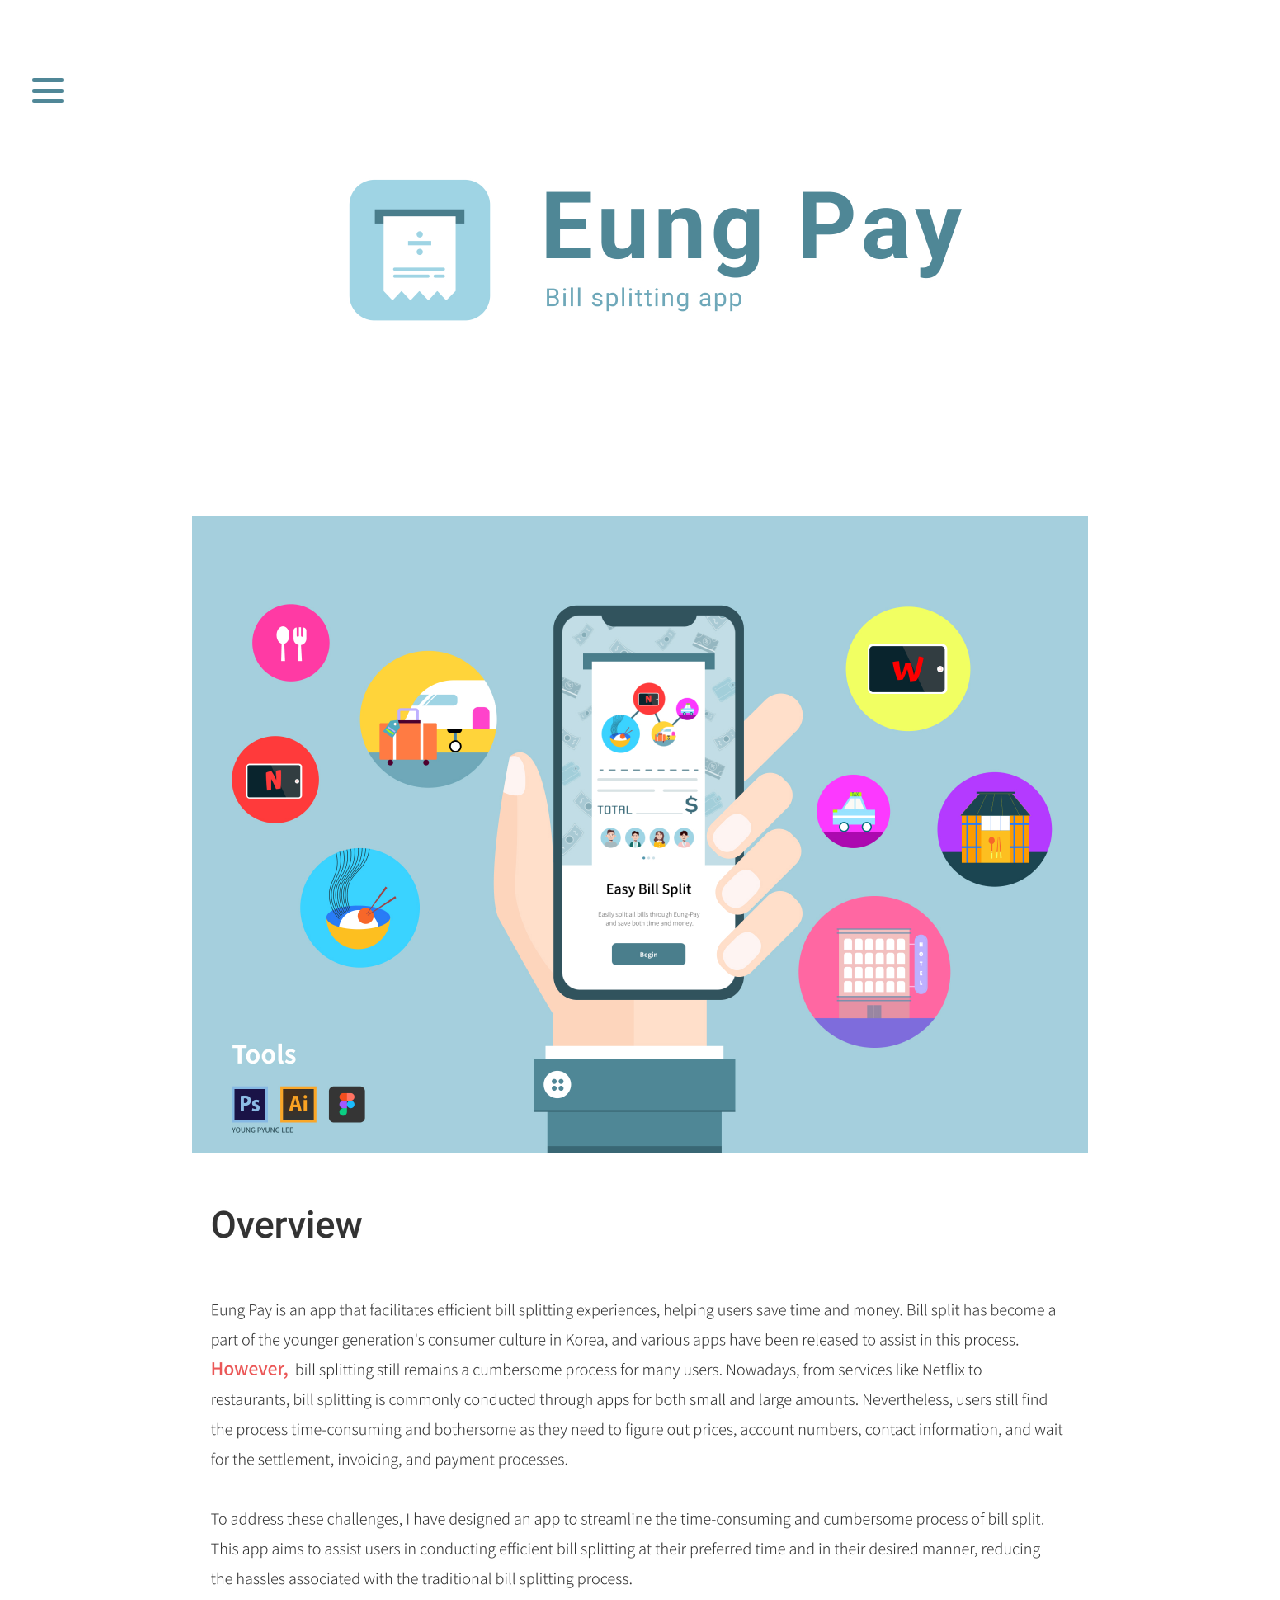
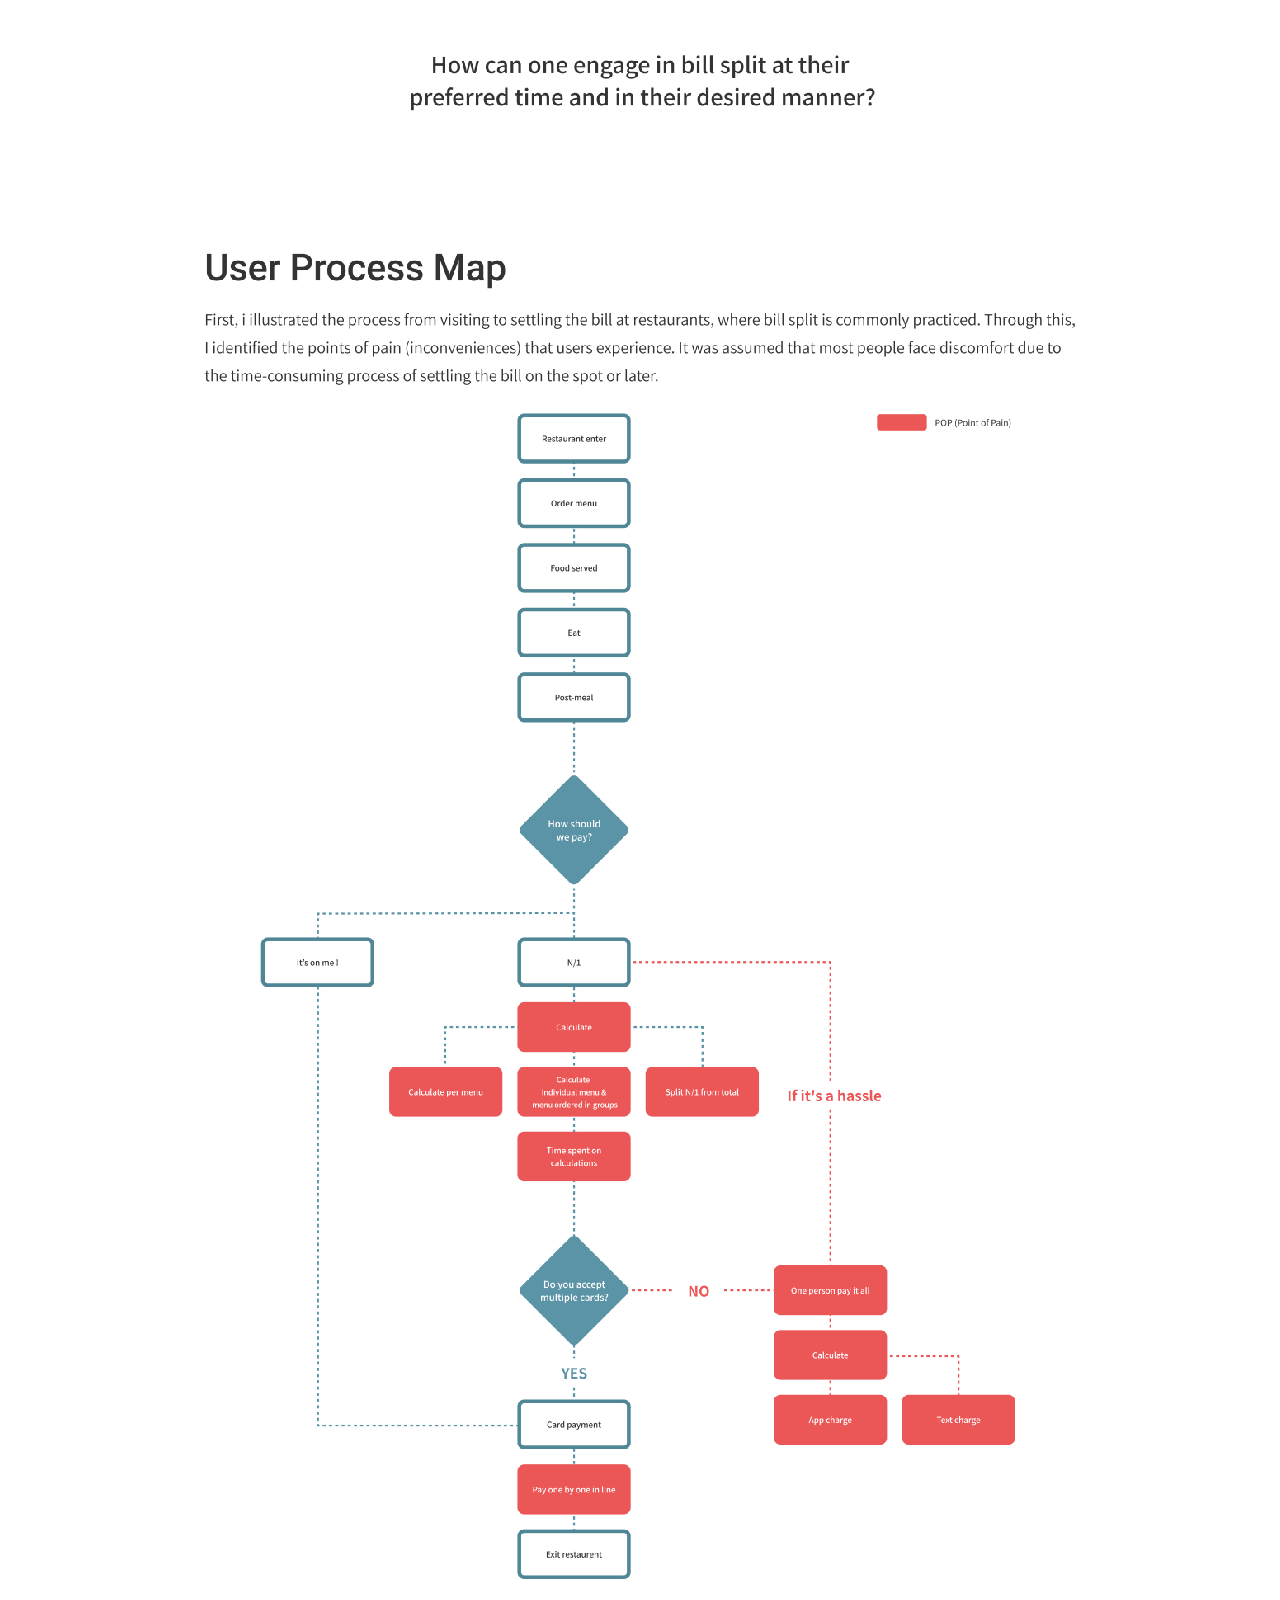
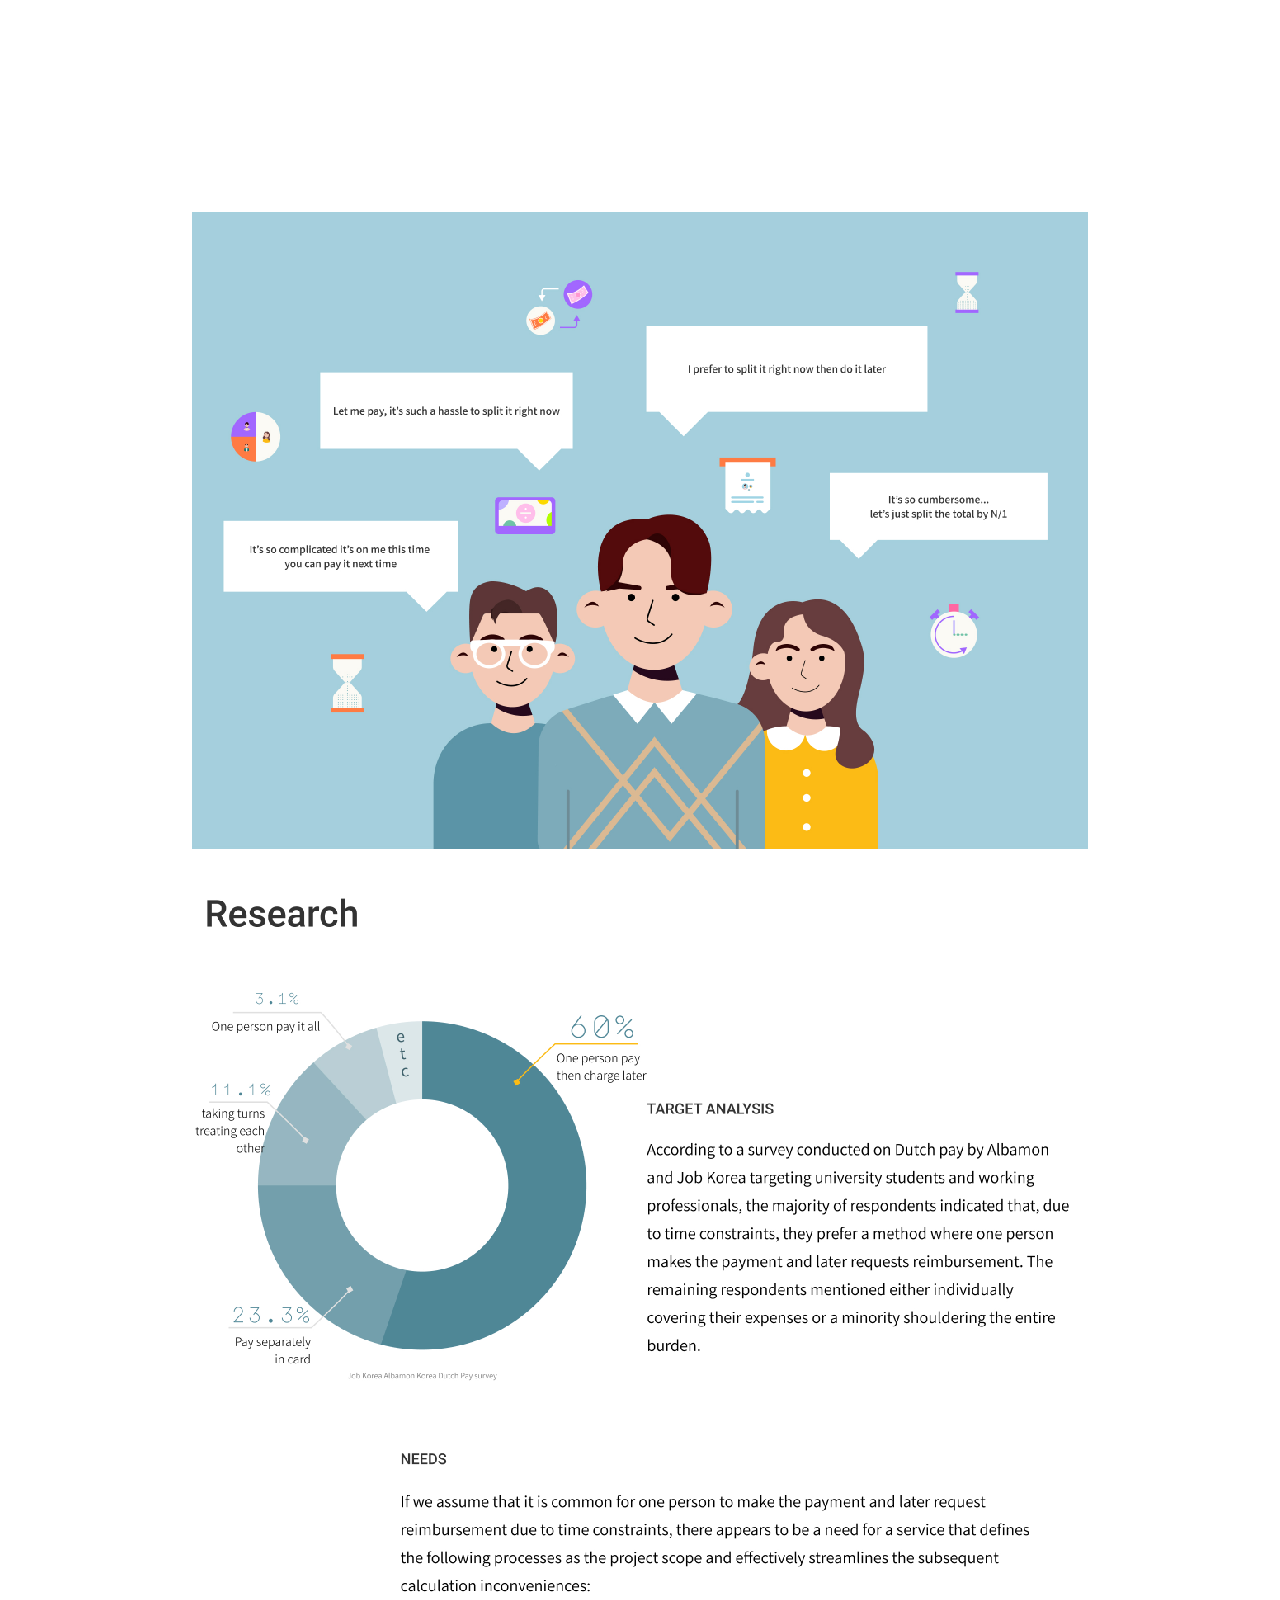
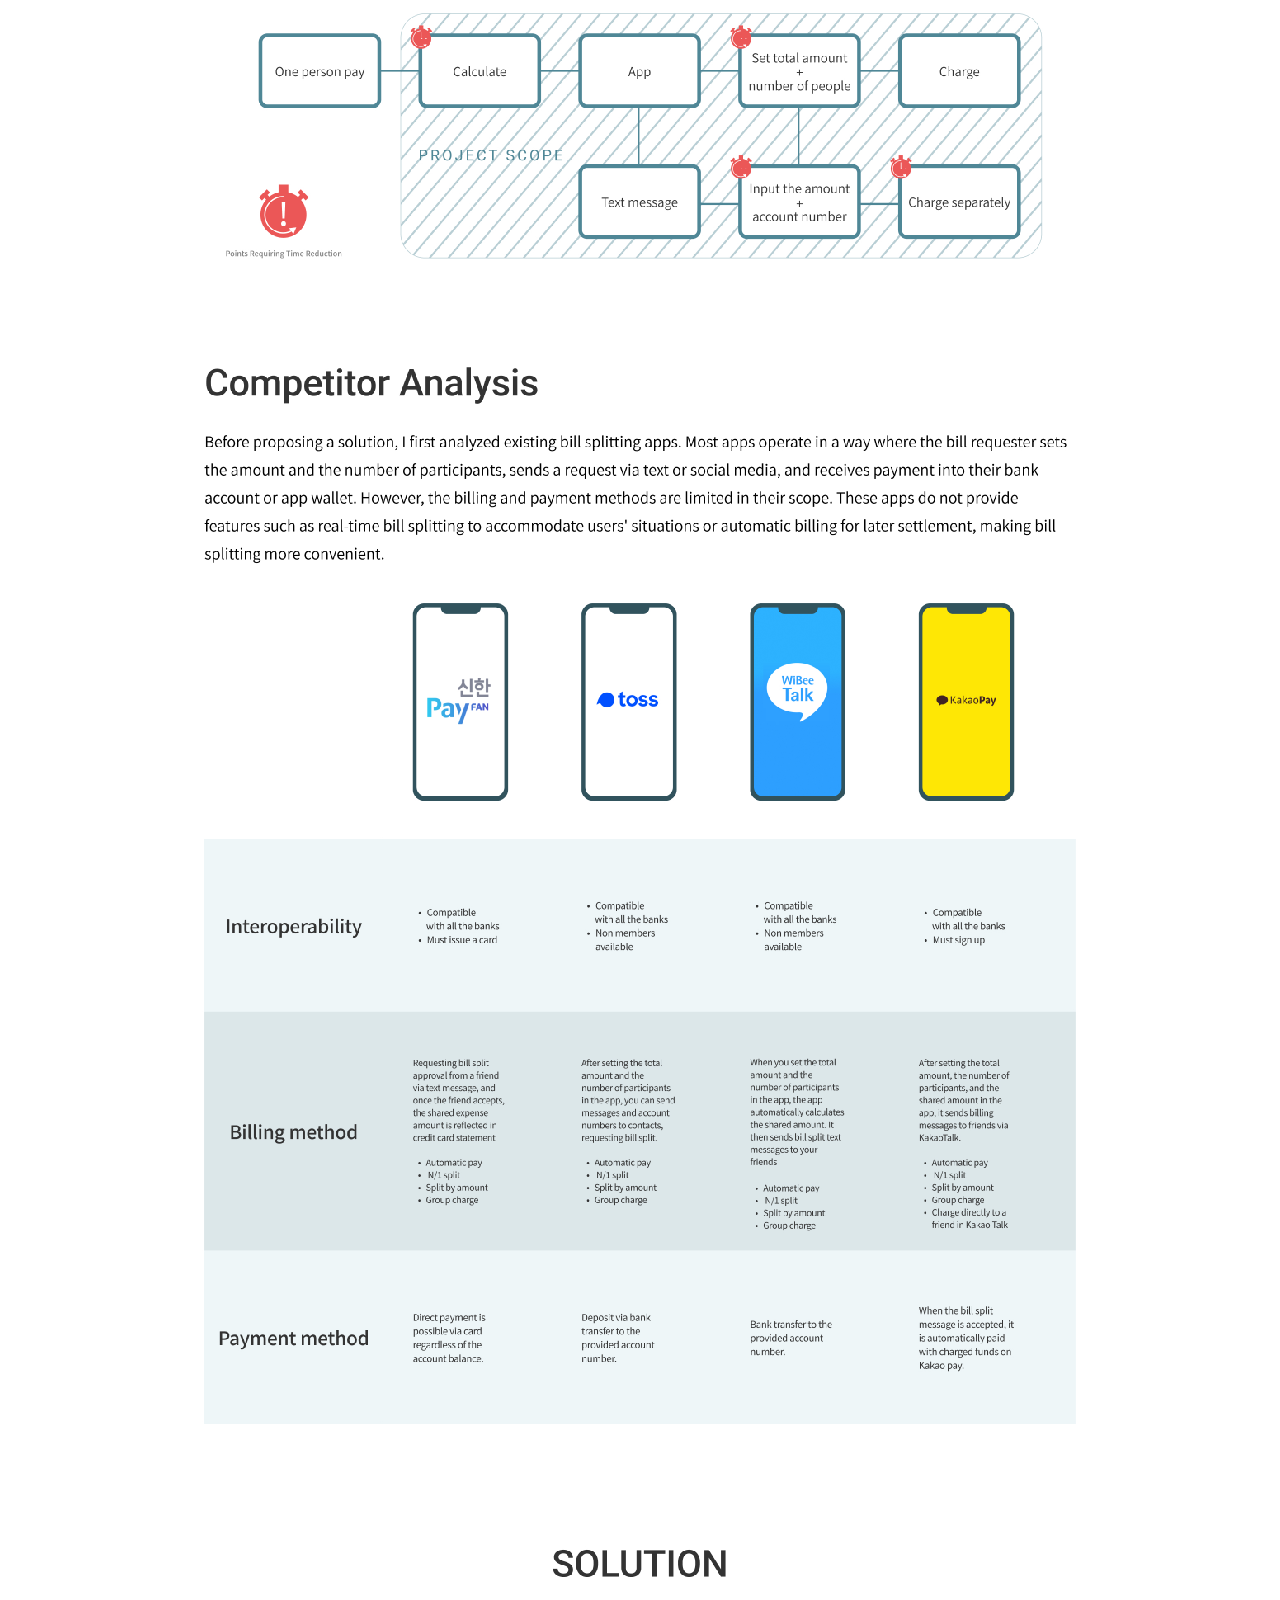
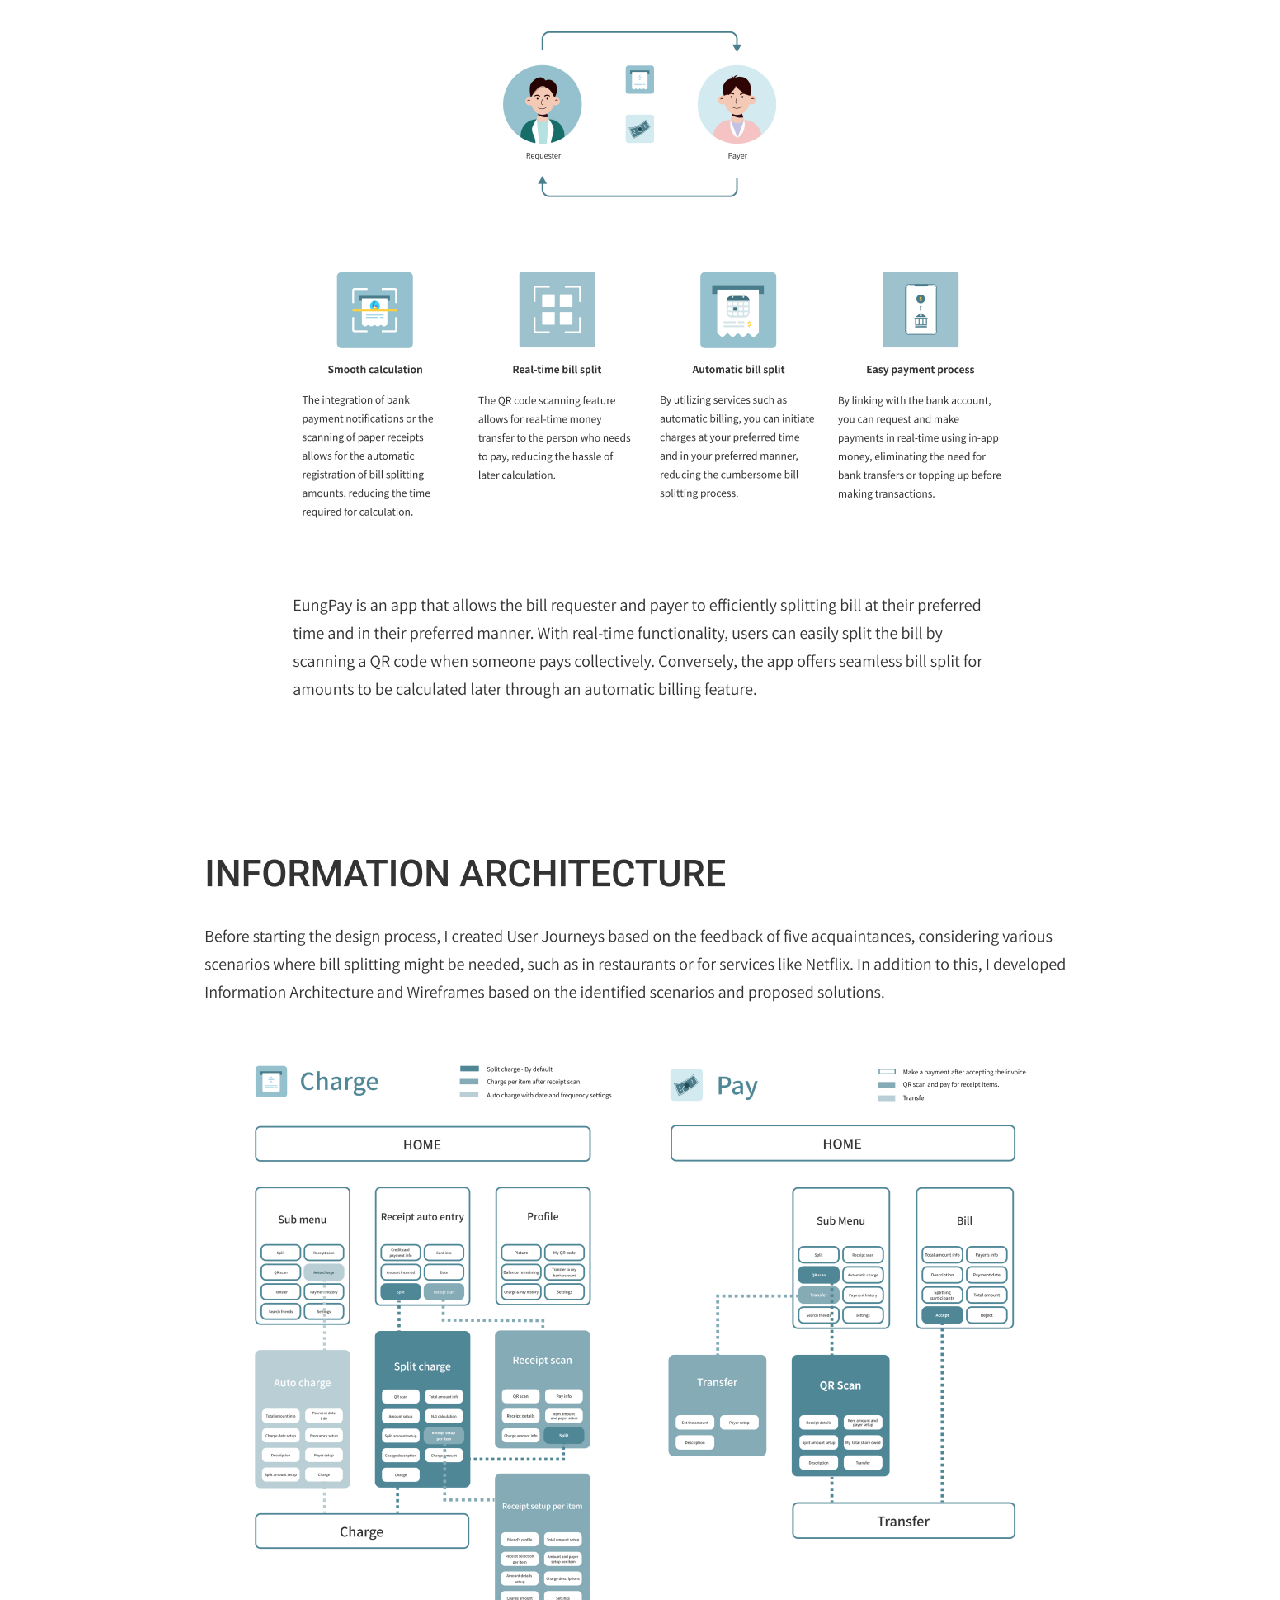
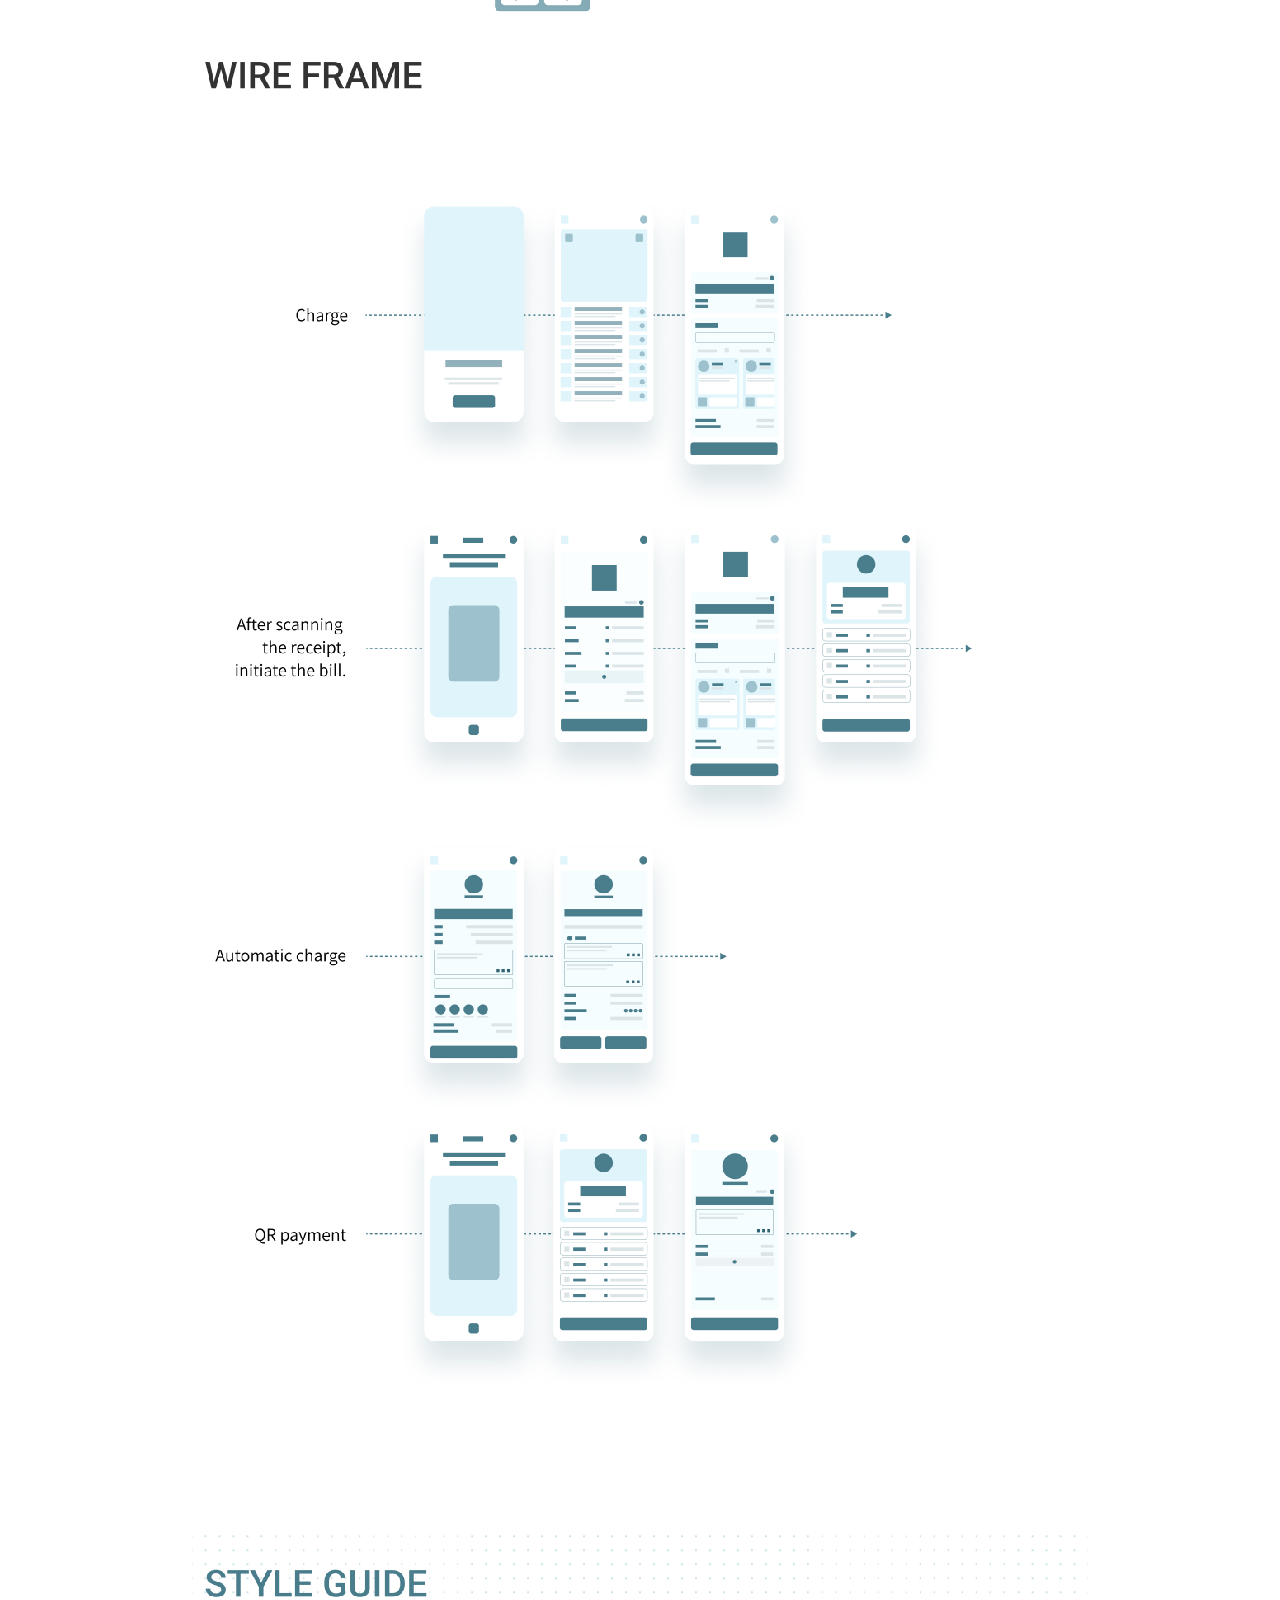
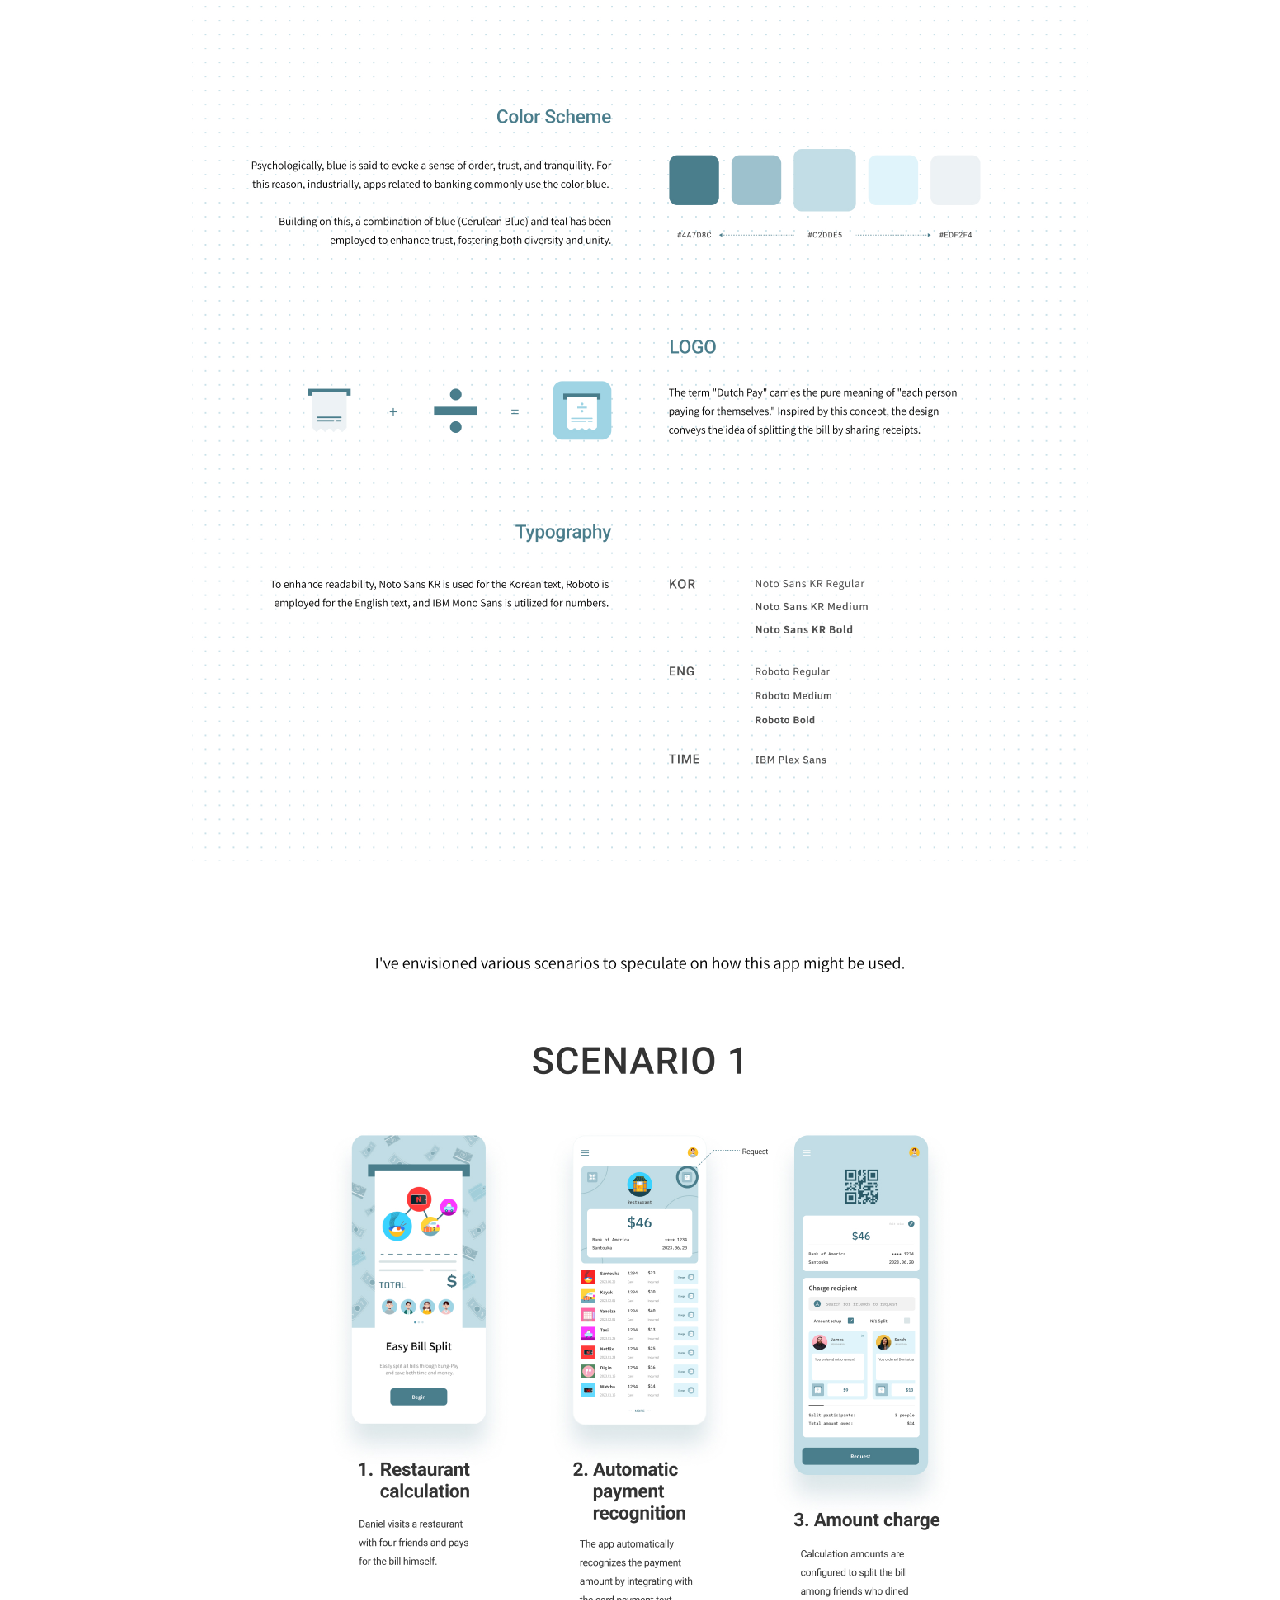
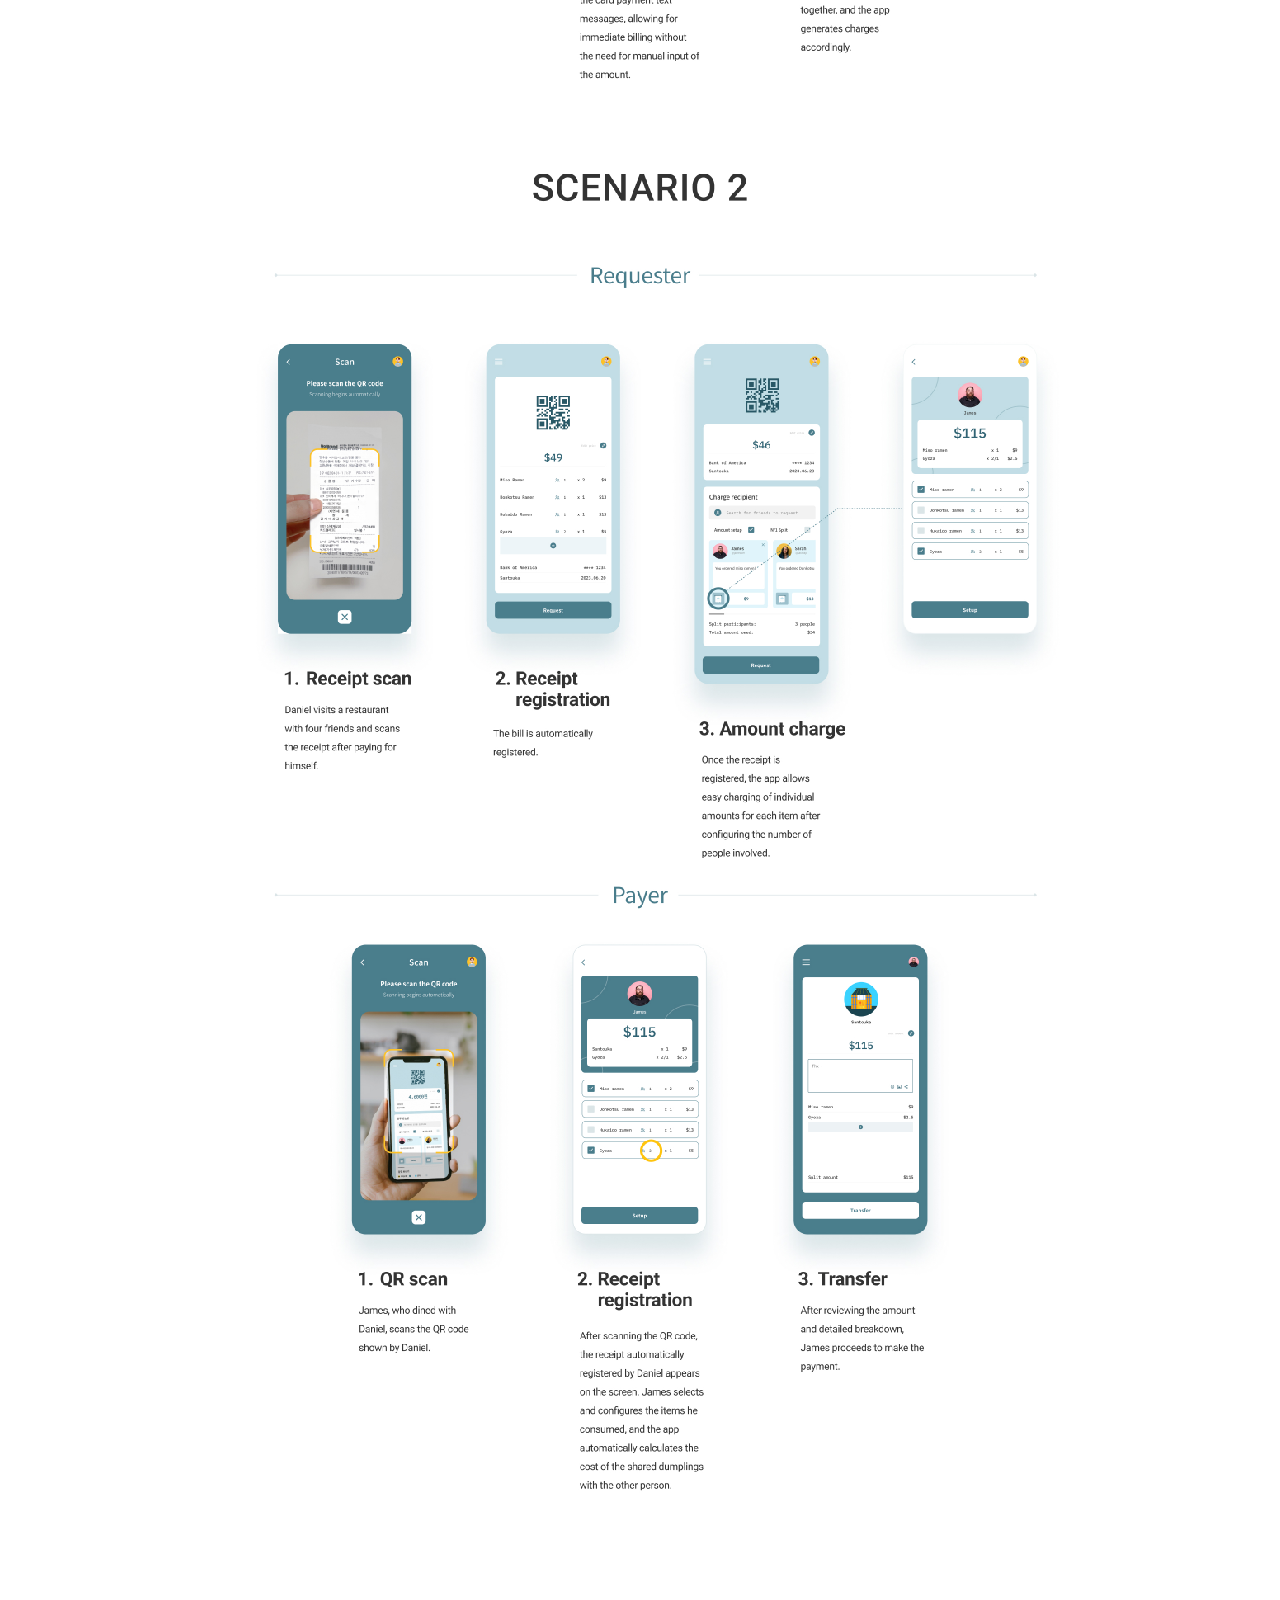
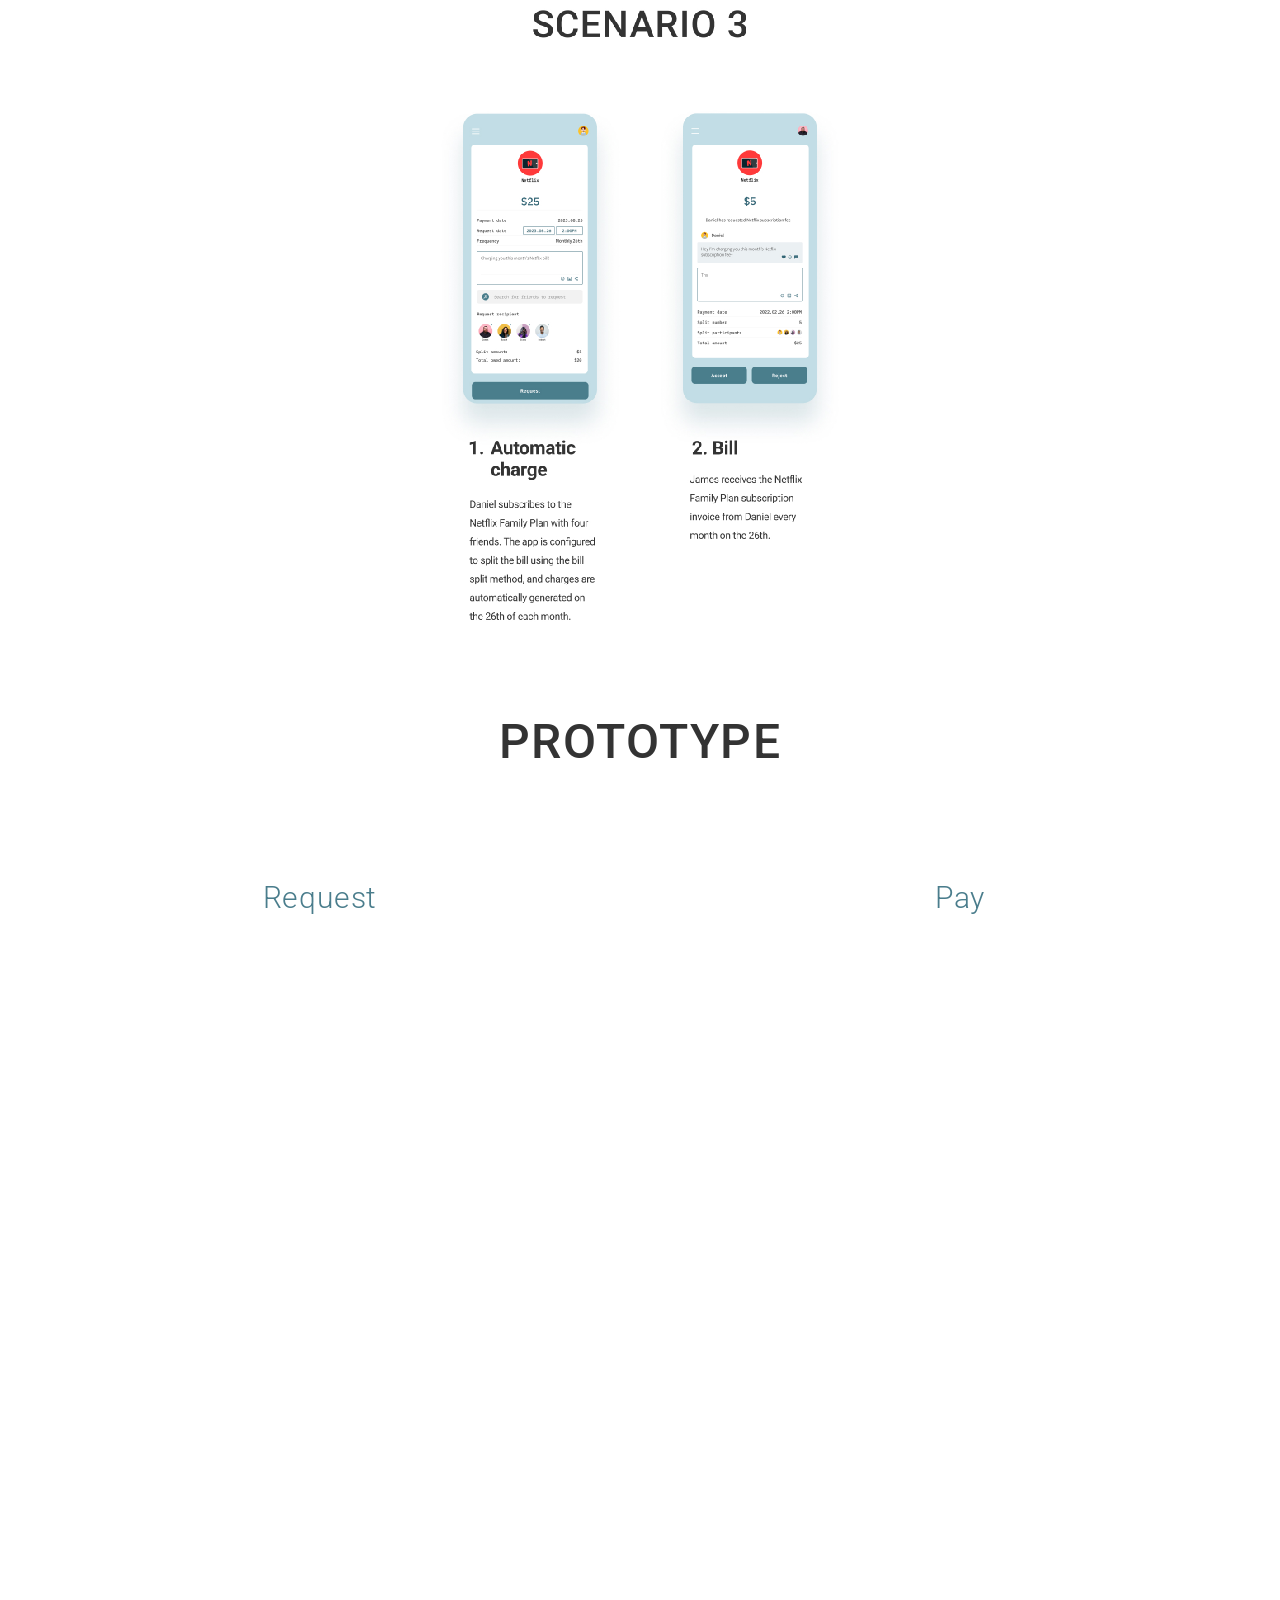
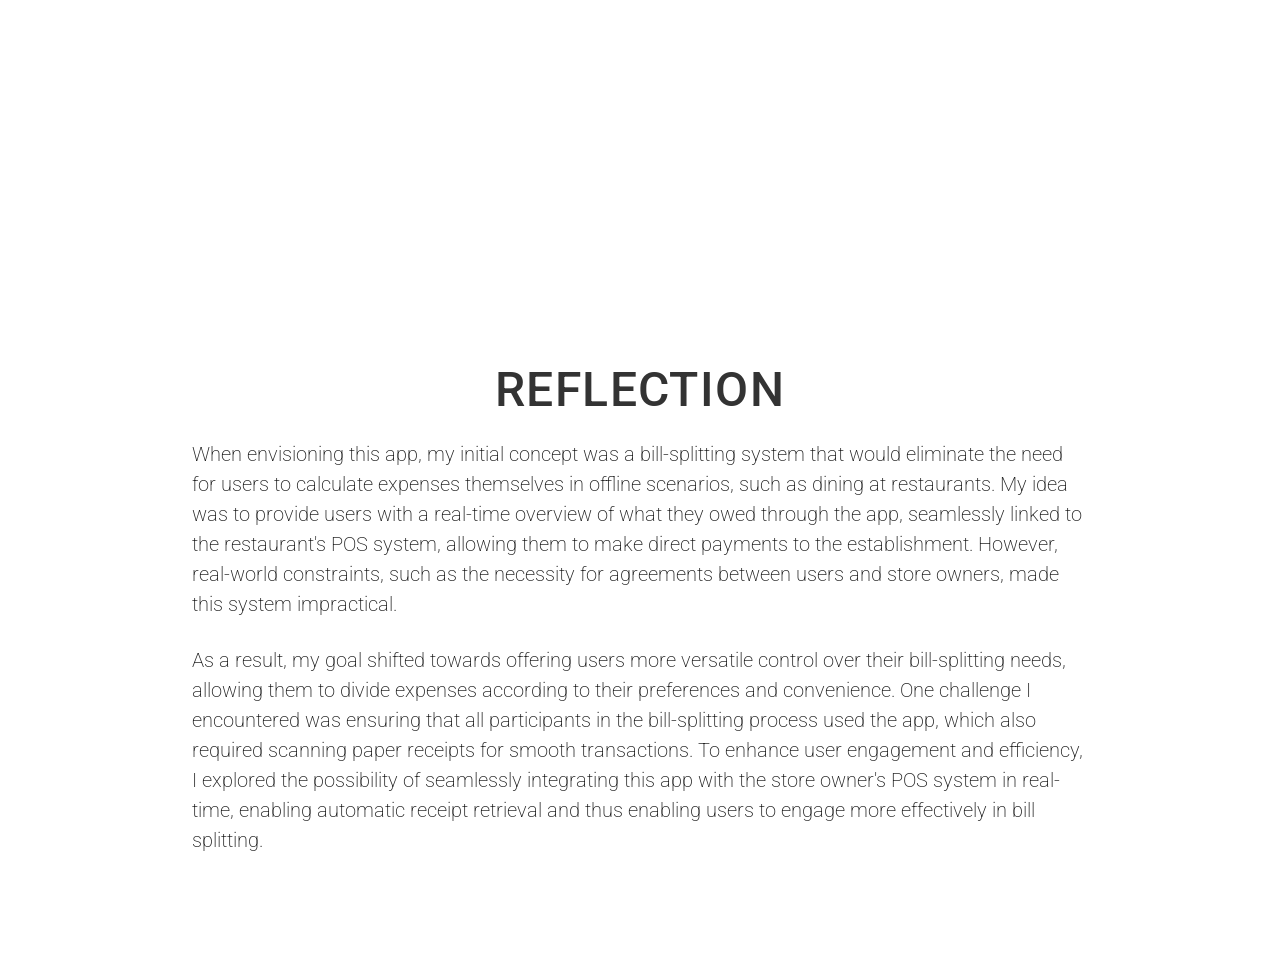
<file: Billsplit.html>
<!DOCTYPE html>
<html lang="en">
<head>
    <meta charset="UTF-8">
    <meta name="viewport" content="width=device-width, initial-scale=1.0">
    <link rel="stylesheet" href="css/basic.css">
    <link rel="stylesheet" href="css/dutchP.css">
    <script src="js/jquery-3.5.1.min.js"></script>
    <script src="js/aboutme.js"></script>
    <title>응 Pay</title>
</head>
<body>
    <button class="mainM">
        <span></span><span></span><span></span>
    </button>
    <div class="Micon">
        <nav>
            <ul>
                <li class="onePage"><a href="index.html">Home</a></li>
                <!-- <li class="onePage"><a href="abtme.html">About Me</a></li> -->
                <li class="onePage"><a href="Web_Design.html">Web Design</a></li>
                <li class="onePage"><a href="#">App Design</a>
                    <ul class="sub">
                        <li><a href="letsWalk.html">Let's Walk</a></li>
                        <li><a href="Billsplit.html">응 Pay</a></li>
                      </ul>
                </li>
            </ul>
        </nav>
    </div>
    <div class="dutchPay">
        <img src="images01/splitpay.jpg" alt="응 Pay">
    </div>
    <h1>PROTOTYPE</h1>
        <div class="proto">
            <div class="proWrap">
                <div class="left">
                    <h2>Request</h2>
                   <div class="siZer"> 
                    <iframe src="https://www.figma.com/embed?embed_host=share&url=https%3A%2F%2Fwww.figma.com%2Fproto%2Fm62GlQYAcVBwzavtHXJESE%2F%25EC%259D%2591Pay-Prototype%3Ftype%3Ddesign%26node-id%3D1-5%26t%3DEMSwnKHs6di6pqYk-1%26scaling%3Dmin-zoom%26page-id%3D0%253A1%26starting-point-node-id%3D1%253A5%26mode%3Ddesign" allowfullscreen></iframe>
                   </div>
                </div>
                <div class="right">
                    <h2>Pay</h2>
                    <div class="siZer">
                        <iframe src="https://www.figma.com/embed?embed_host=share&url=https%3A%2F%2Fwww.figma.com%2Fproto%2Fm62GlQYAcVBwzavtHXJESE%2F%25EC%259D%2591Pay-Prototype%3Ftype%3Ddesign%26node-id%3D8-3065%26t%3DNjqijNZCvXjy2GSh-1%26scaling%3Dmin-zoom%26page-id%3D0%253A1%26starting-point-node-id%3D8%253A2175%26mode%3Ddesign" allowfullscreen></iframe>
                    </div>
                </div>
            </div>
        </div>
        <div class="reFlection">
            <h1>REFLECTION</h1>
            <p>
                When envisioning this app, my initial concept was a bill-splitting system that would eliminate the need for users to calculate expenses themselves in offline scenarios, such as dining at restaurants. My idea was to provide users with a real-time overview of what they owed through the app, seamlessly linked to the restaurant's POS system, allowing them to make direct payments to the establishment. However, real-world constraints, such as the necessity for agreements between users and store owners, made this system impractical.
            </p>
            <p>
                As a result, my goal shifted towards offering users more versatile control over their bill-splitting needs, allowing them to divide expenses according to their preferences and convenience. One challenge I encountered was ensuring that all participants in the bill-splitting process used the app, which also required scanning paper receipts for smooth transactions. To enhance user engagement and efficiency, I explored the possibility of seamlessly integrating this app with the store owner's POS system in real-time, enabling automatic receipt retrieval and thus enabling users to engage more effectively in bill splitting.
            </p>
        </div>
       <!--  <div class="asPiration">
            <div class="block"></div>
            <h1>ASPIRATIONS</h1>
            <p>
                These project emphasized the importance of problem-solving and implementing innovative solutions. I'm eager to further my expertise in engineering and design, particularly in software engineering, through a graduate program. This immersive experience will enhance my technical skills and provide valuable insights into the app development process. My goal is to bridge the gap between theory and practice, equipping myself to contribute effectively to real-world projects. I aim to master software engineering techniques to facilitate the seamless transformation of innovative ideas into user-friendly applications.
            </p>
        </div> -->
 
    <div id="scrollToTopBtn">&#9650;</div> 
</body>
</html>
</file>
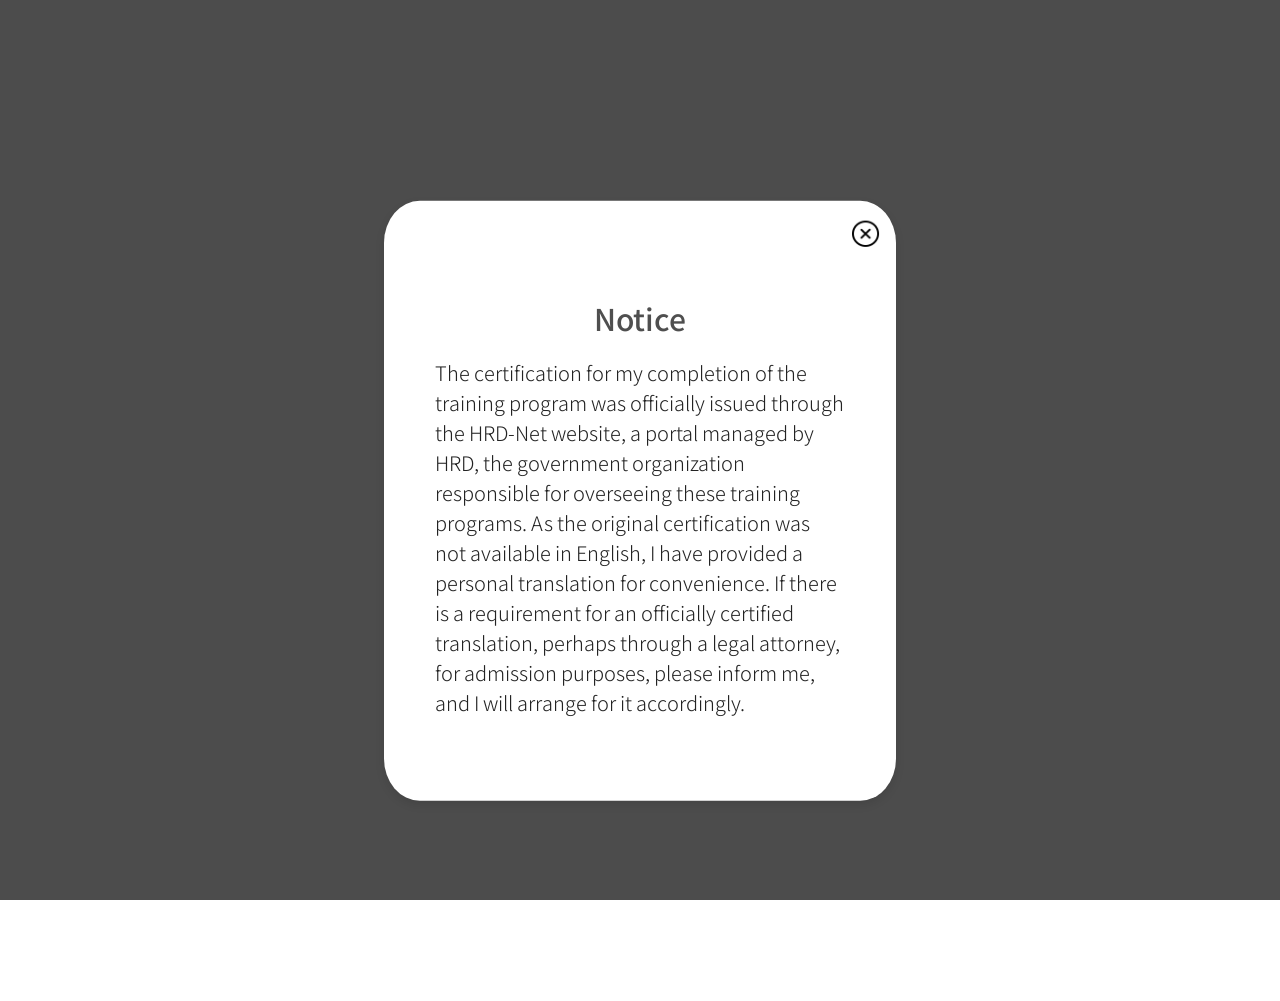
<file: Certification.html>
<!DOCTYPE html>
<html lang="en">
<head>
    <meta charset="UTF-8">
    <meta name="viewport" content="width=device-width, initial-scale=1.0">
    <link rel="stylesheet" href="css/certify.css">
    <script src="js/jquery-3.5.1.min.js"></script>
    <script src="js/certify.js"></script>
    <title>Certification</title>
</head>
<body>
    <div class="overlay"></div>
    <div class="cerTification">
        <div class="moDal">
            <img src="images/close.png" alt="close">
            <h4>Notice</h4>
            <p>
                The certification for my completion of the training program was officially issued through the HRD-Net website, a portal managed by HRD, the government organization responsible for overseeing these training programs. As the original certification was not available in English, I have provided a personal translation for convenience. If there is a requirement for an officially certified translation, perhaps through a legal attorney, for admission purposes, please inform me, and I will arrange for it accordingly.
            </p>
        </div>
    </div>
    <embed src="images/UXUI Scanned Certification.pdf" type="application/pdf" width="100%" height="1000px">
</body>
</html>
</file>
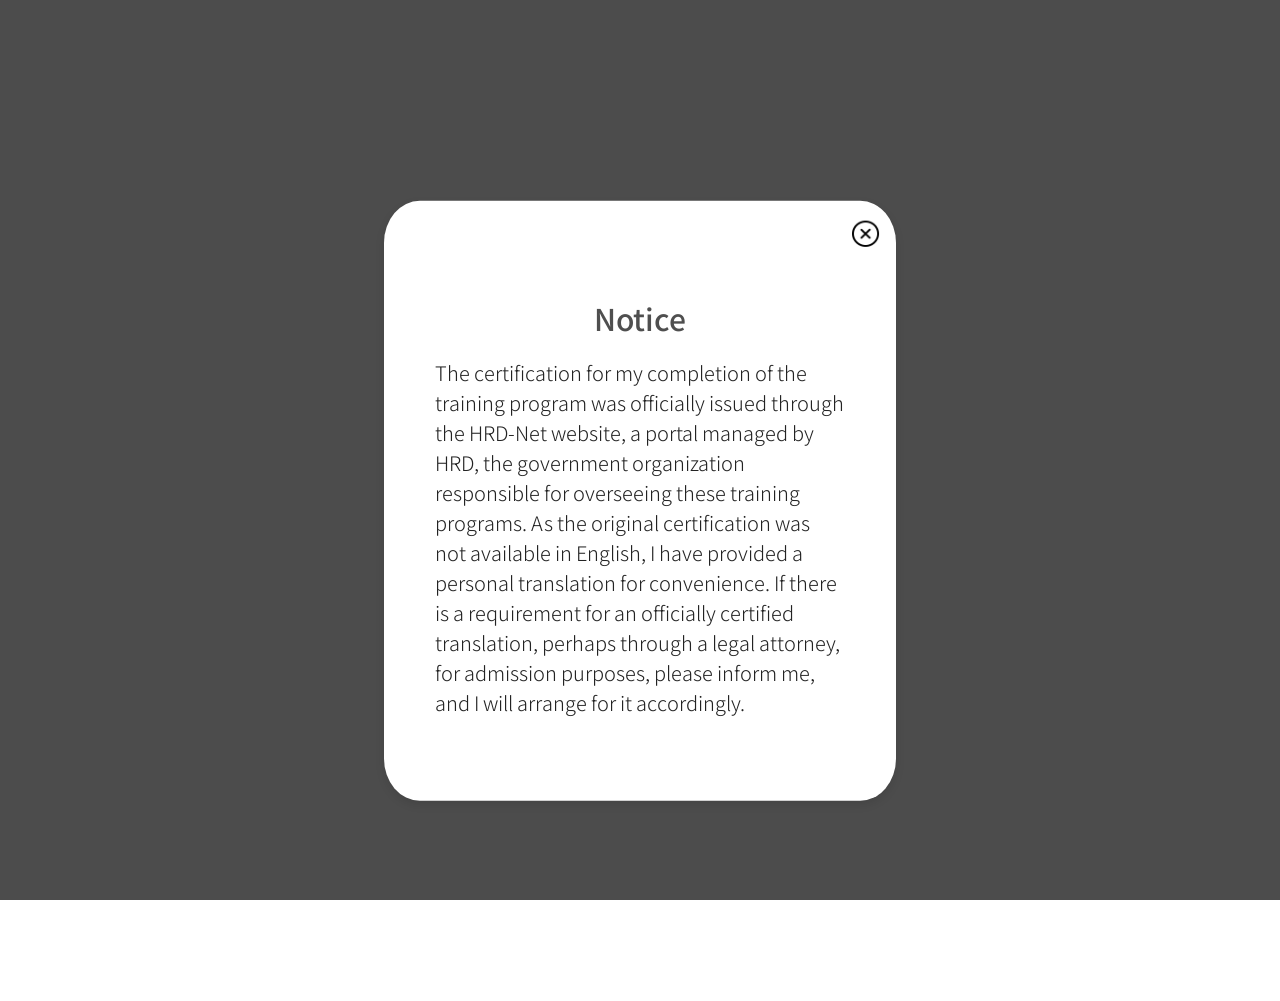
<file: coursecompletion.html>
<!DOCTYPE html>
<html lang="en">
<head>
    <meta charset="UTF-8">
    <meta name="viewport" content="width=device-width, initial-scale=1.0">
    <link rel="stylesheet" href="css/ccompletion.css">
    <script src="js/jquery-3.5.1.min.js"></script>
    <script src="js/ccompletion.js"></script>
    <title>Course Completion</title>
</head>
<body>
    <div class="overlay"></div>
    <div class="cerTification">
        <div class="moDal">
            <img src="images/close.png" alt="close">
            <h4>Notice</h4>
            <p>
                The certification for my completion of the training program was officially issued through the HRD-Net website, a portal managed by HRD, the government organization responsible for overseeing these training programs. As the original certification was not available in English, I have provided a personal translation for convenience. If there is a requirement for an officially certified translation, perhaps through a legal attorney, for admission purposes, please inform me, and I will arrange for it accordingly.
            </p>
        </div>
    </div>
    <embed src="images/UXUI Course Completion.pdf" type="application/pdf" width="100%" height="1000px">
</body>
</html>
</file>
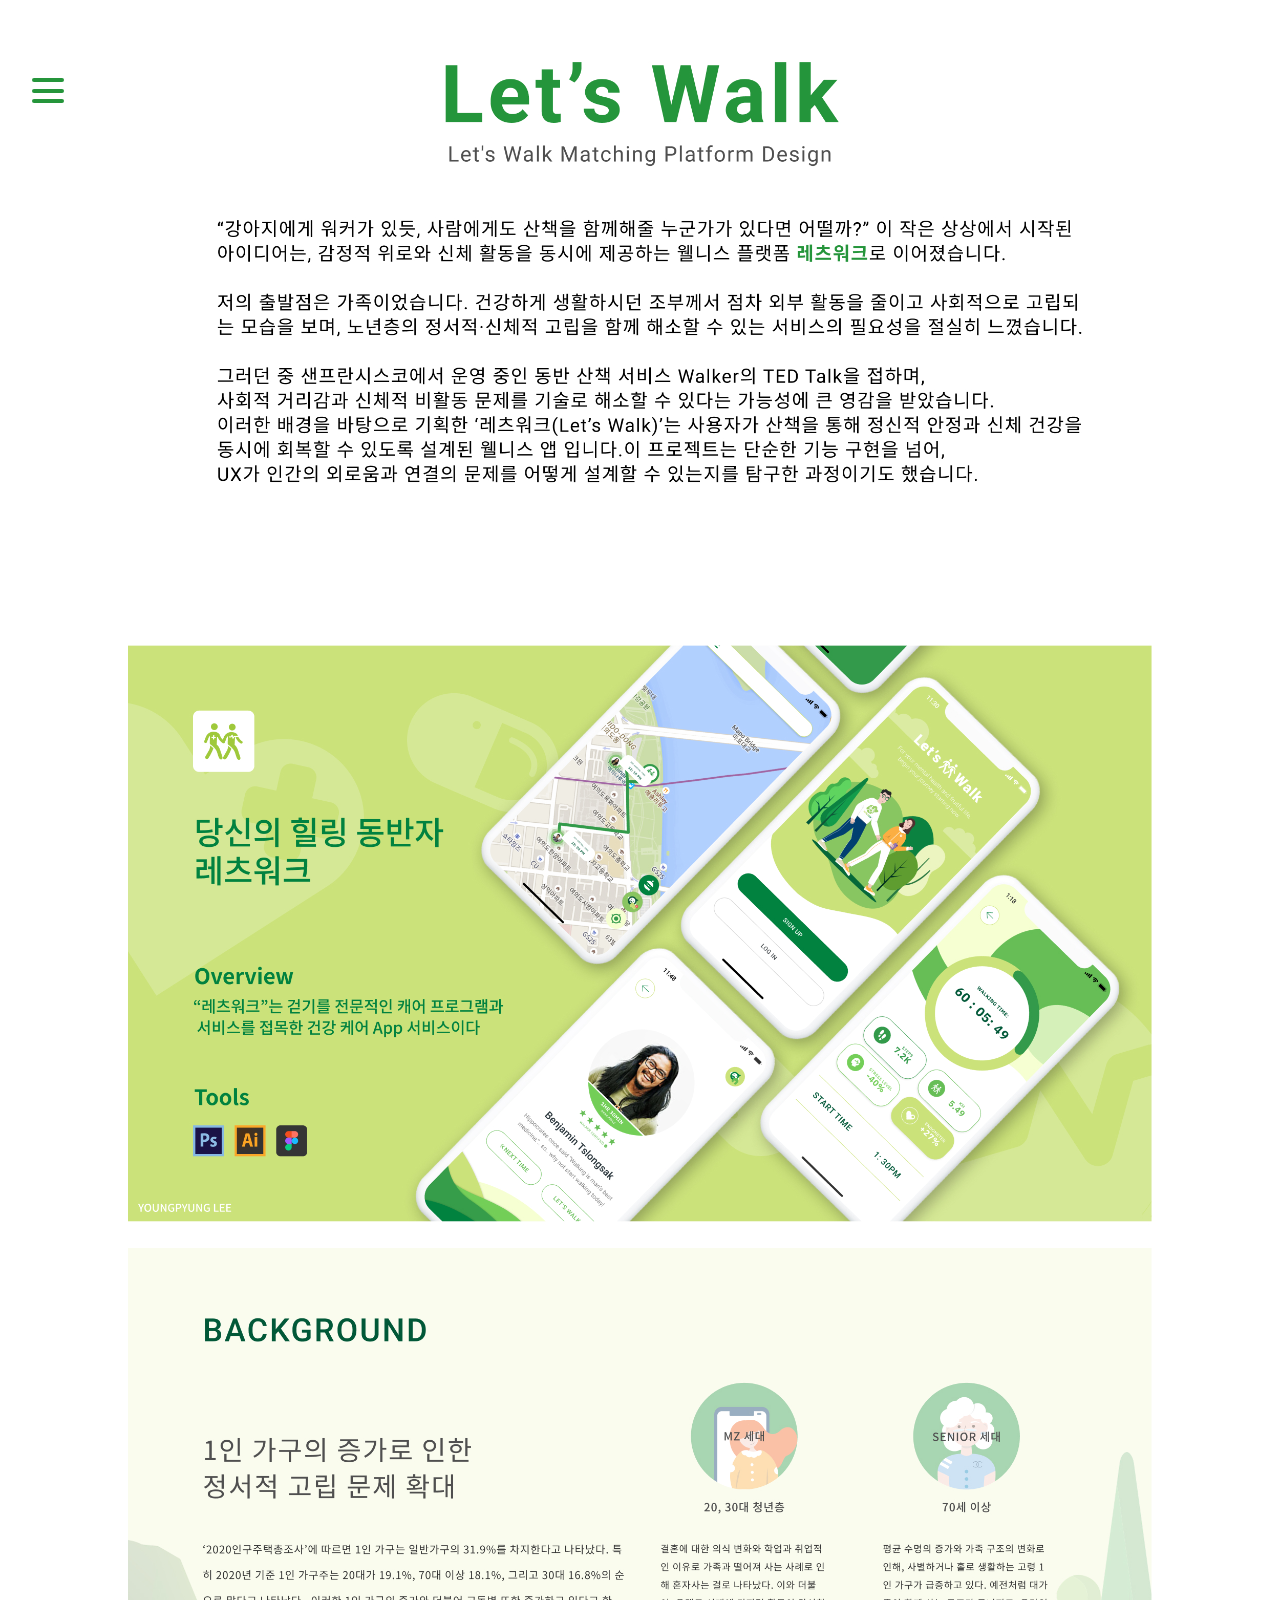
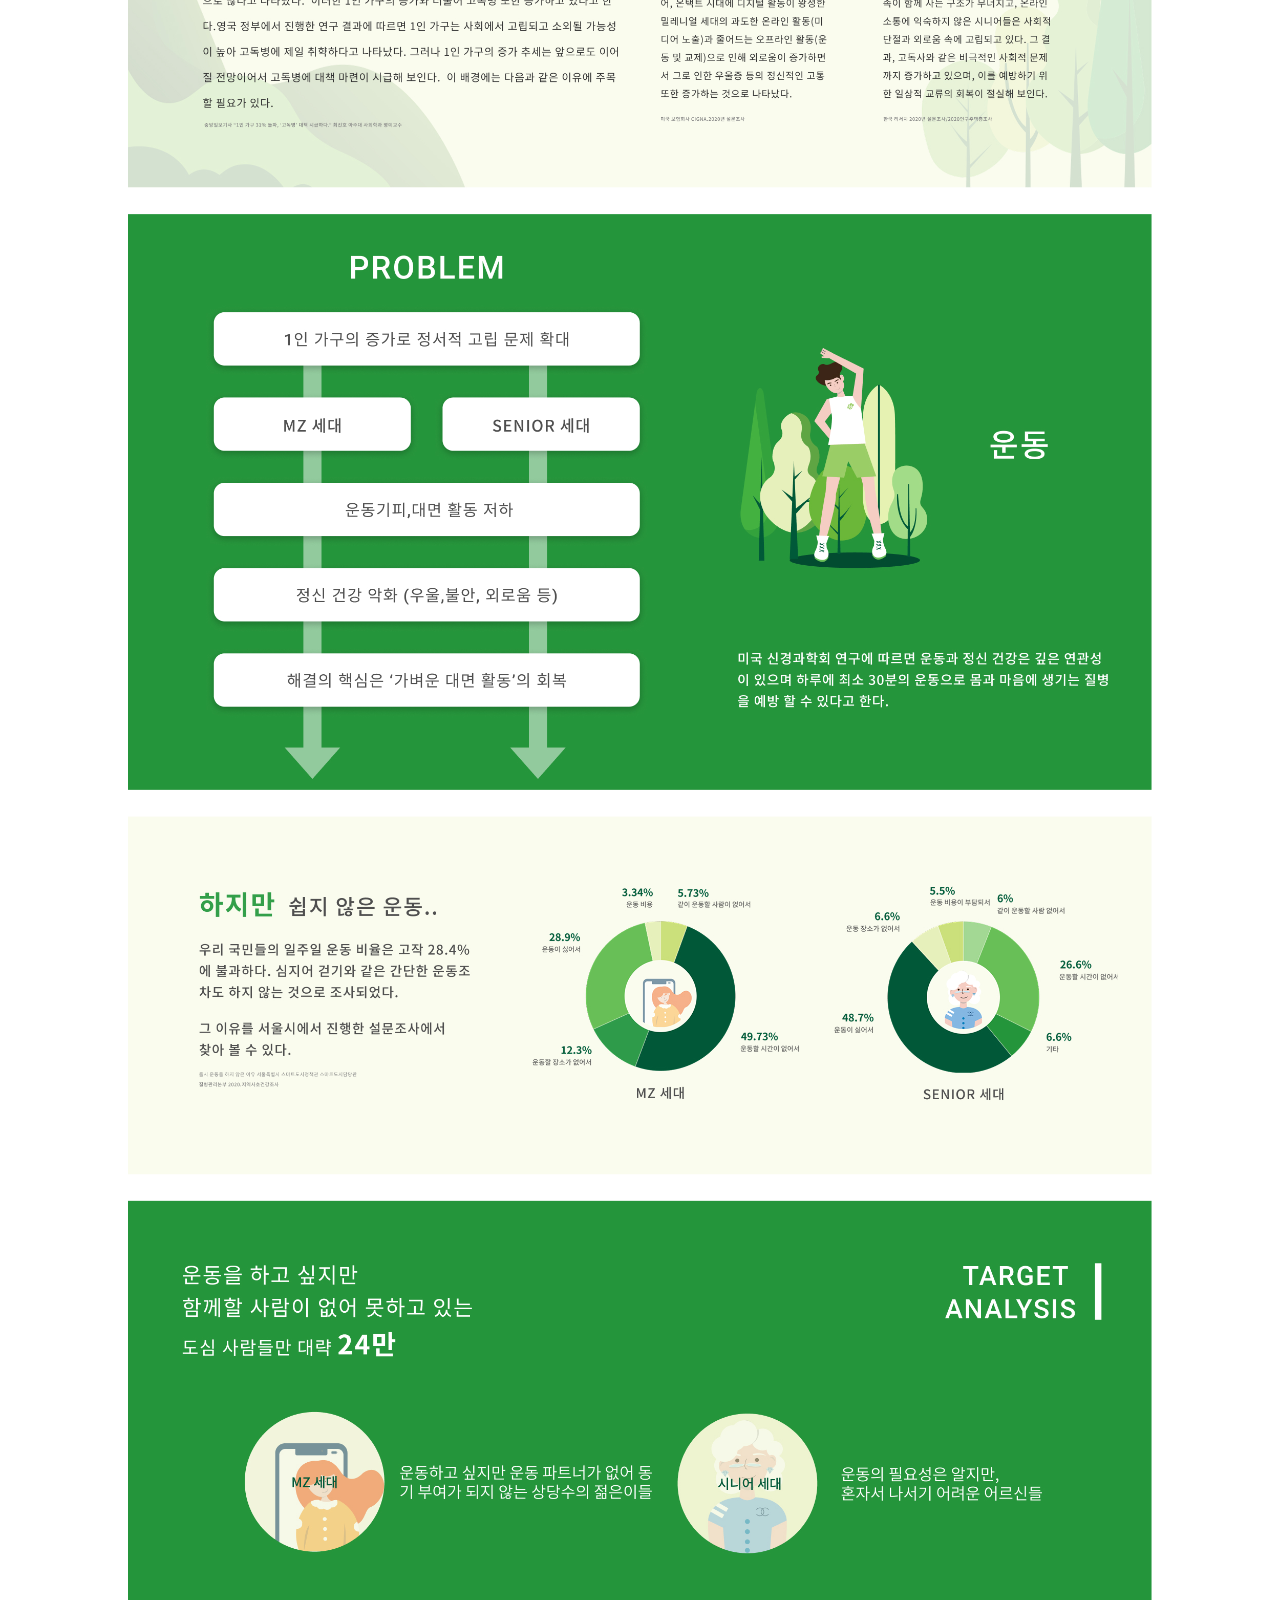
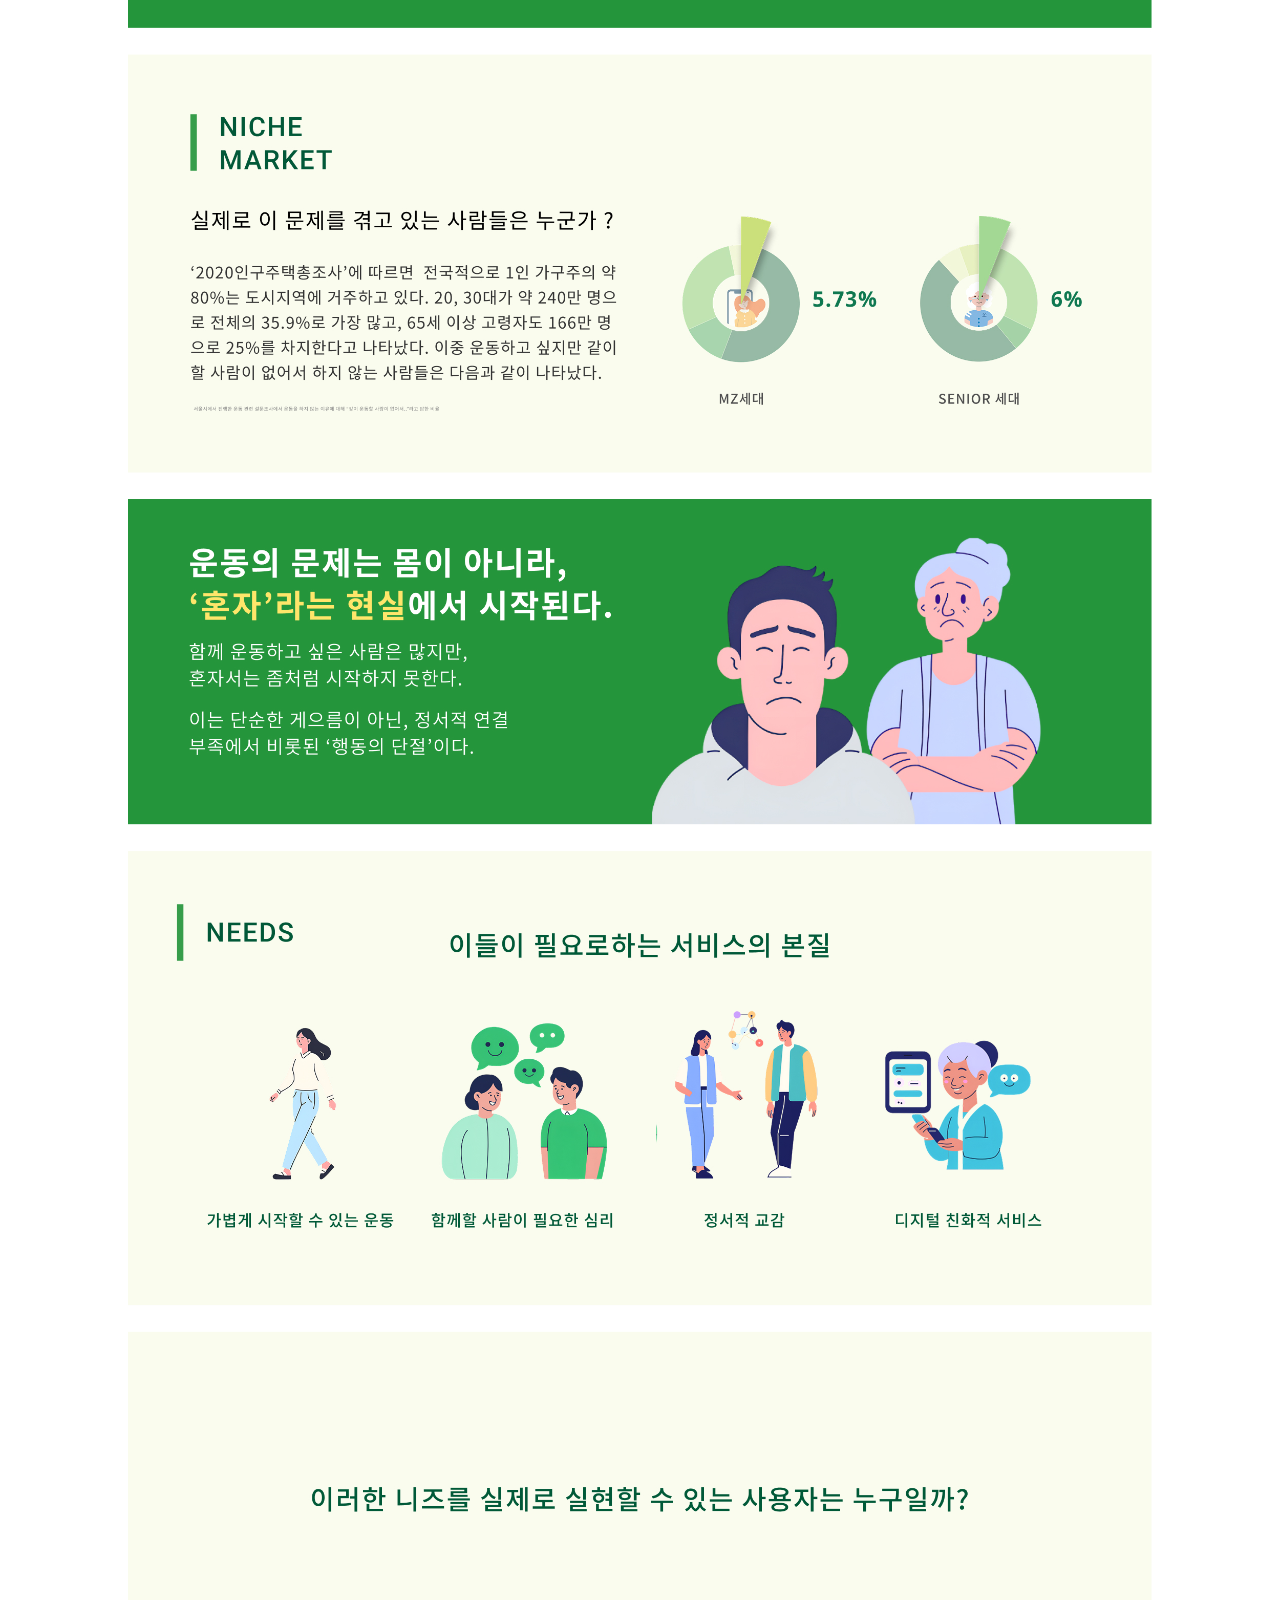
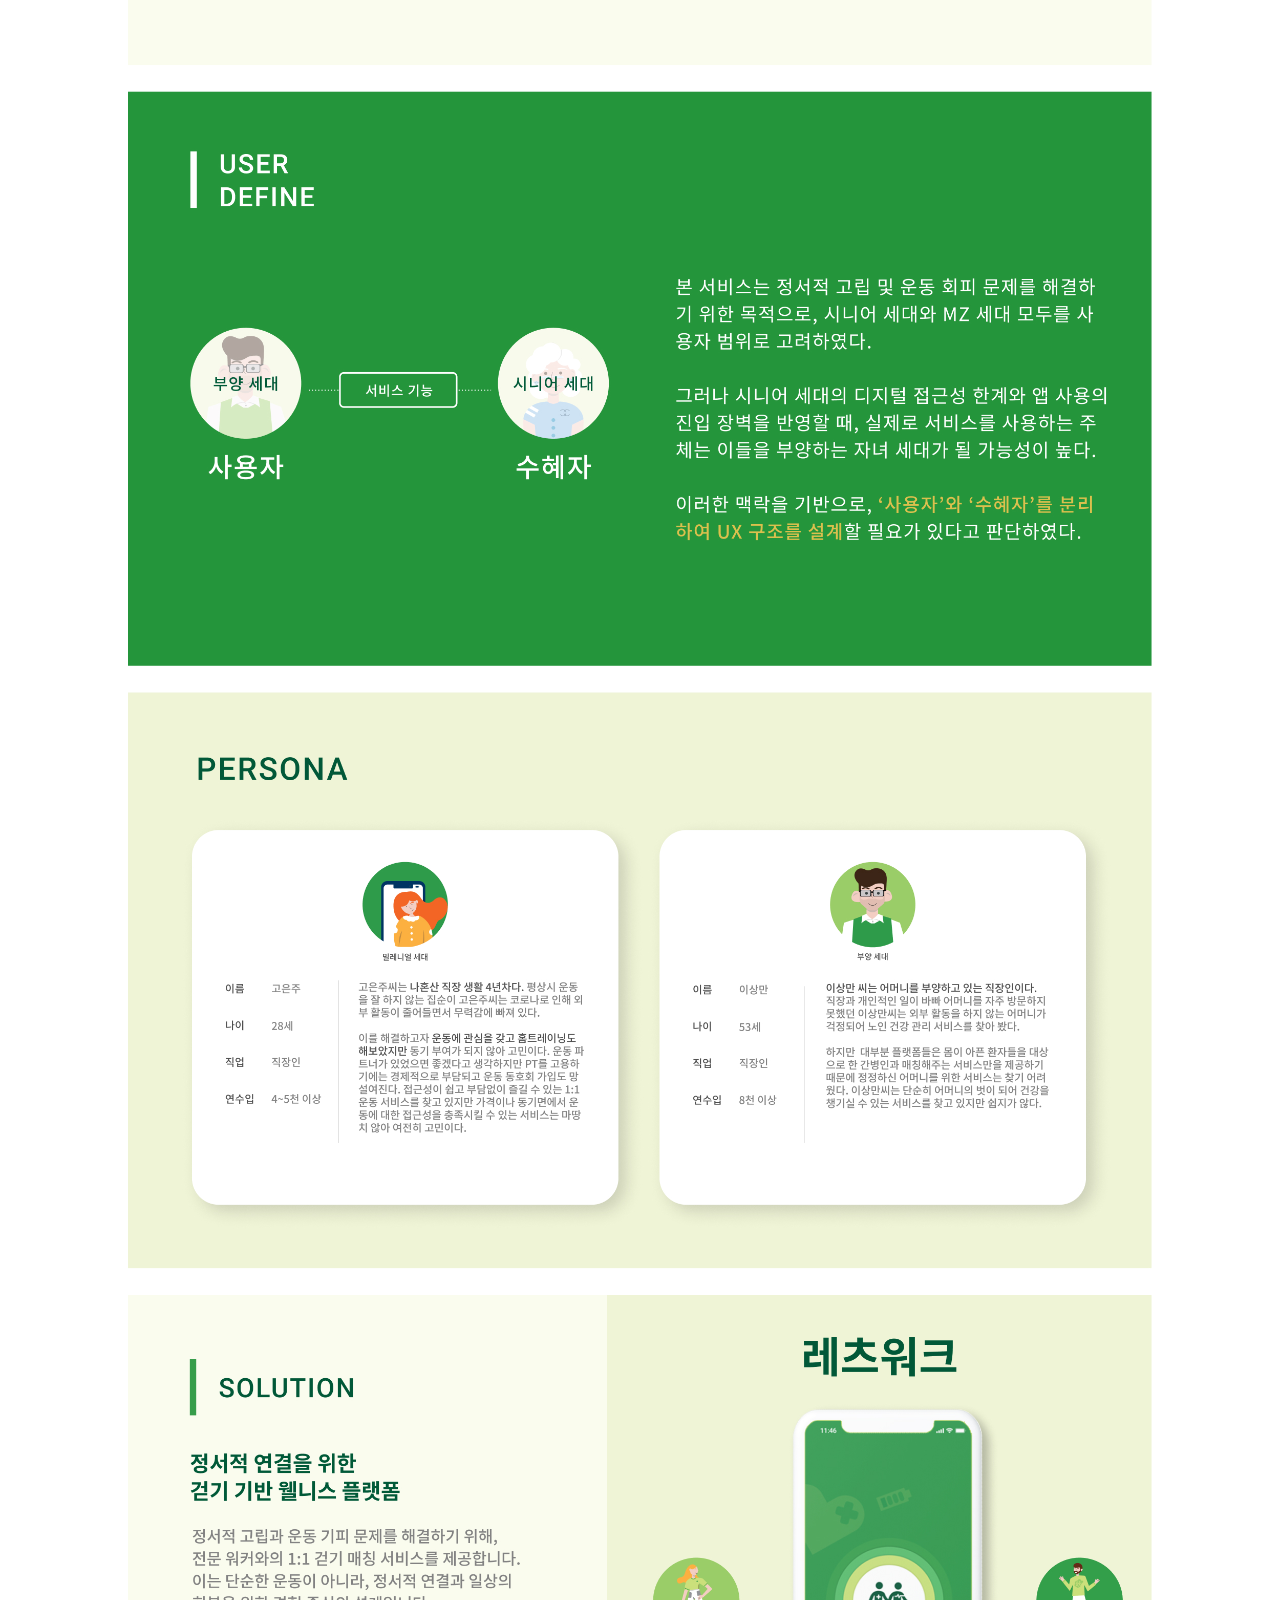
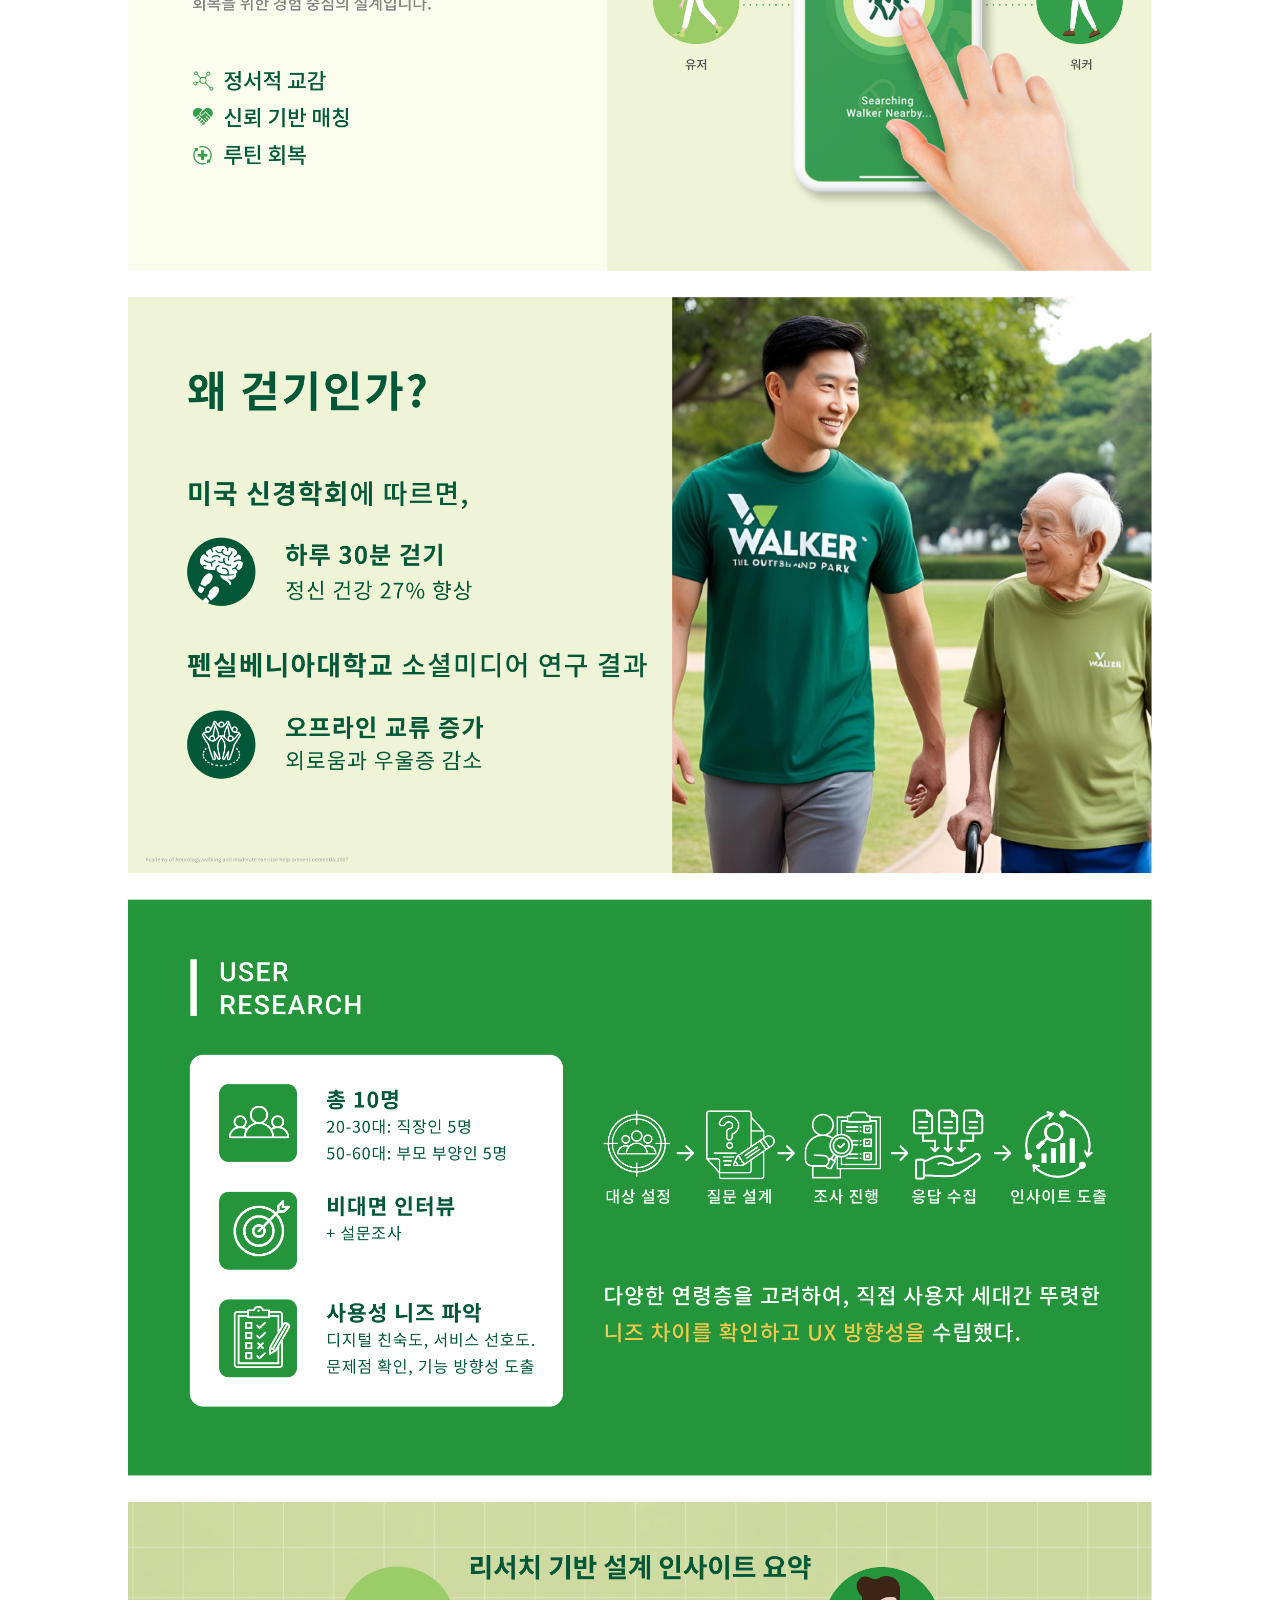
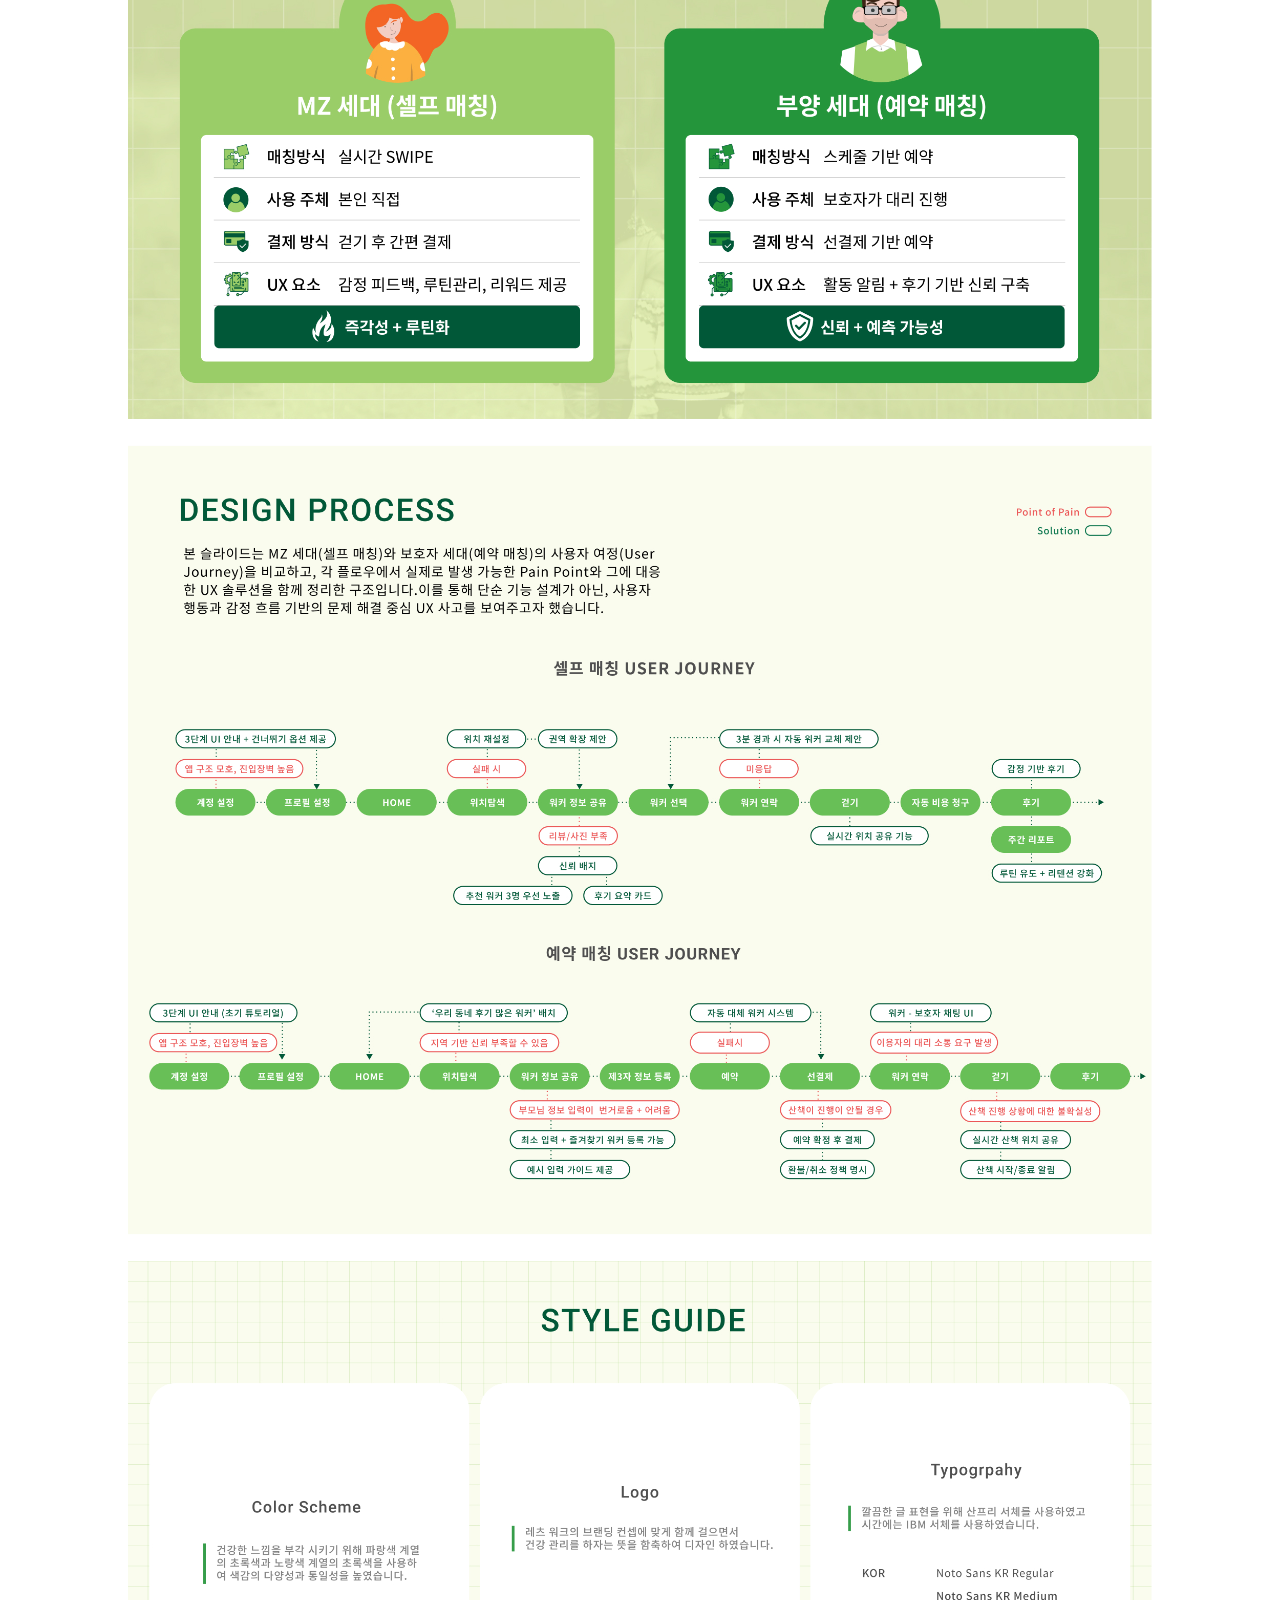
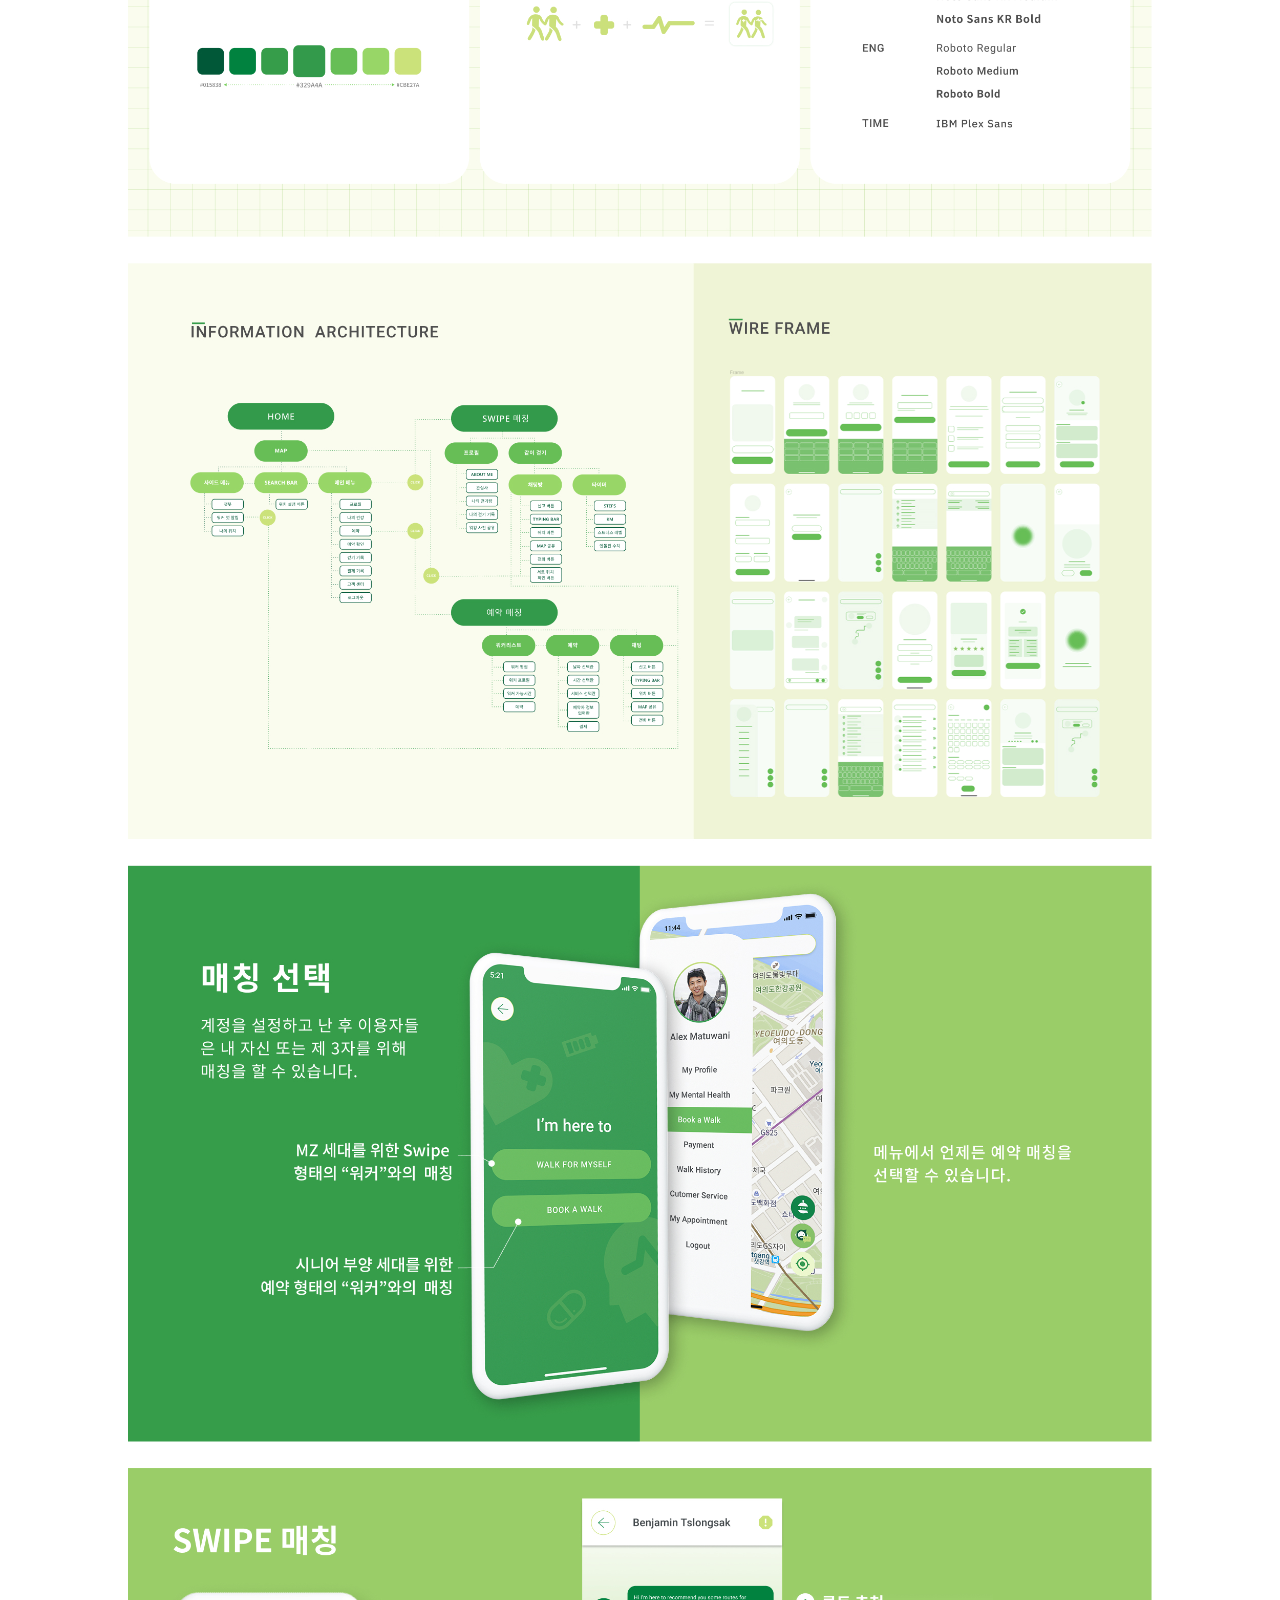
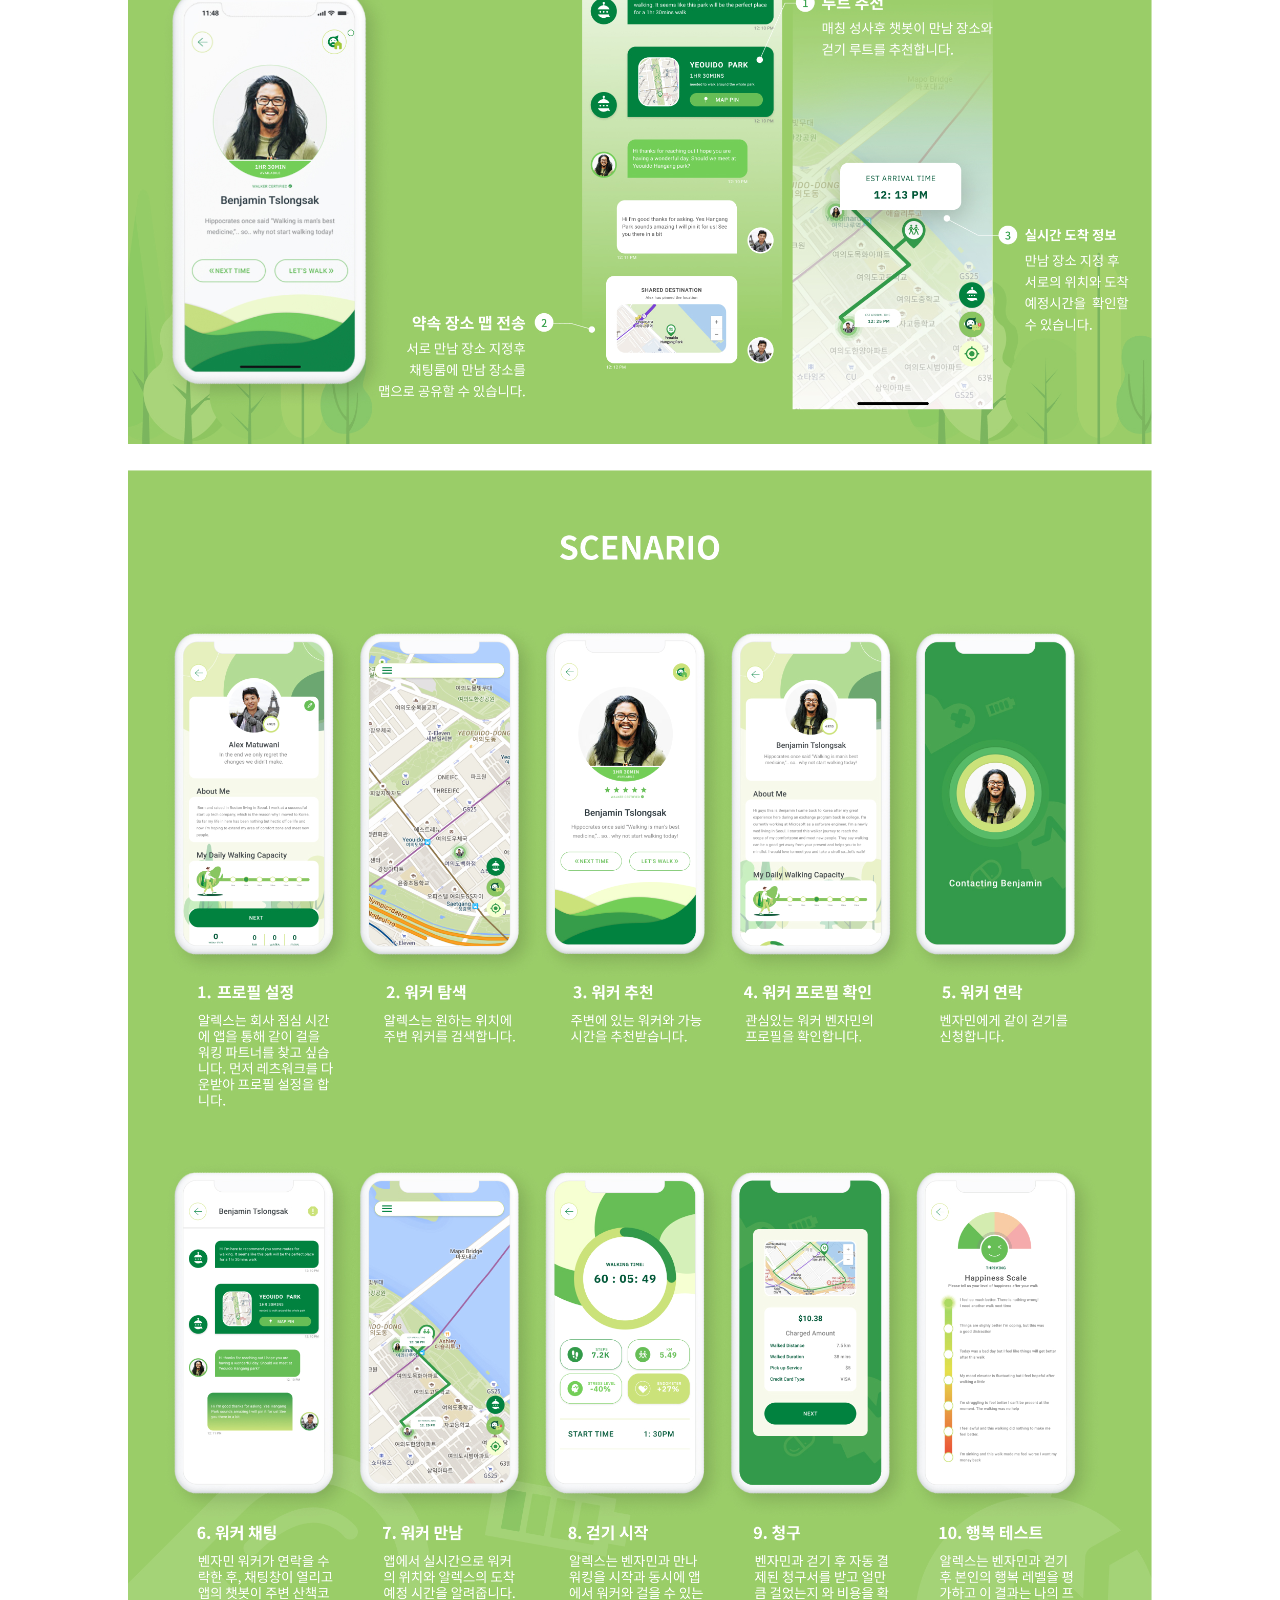
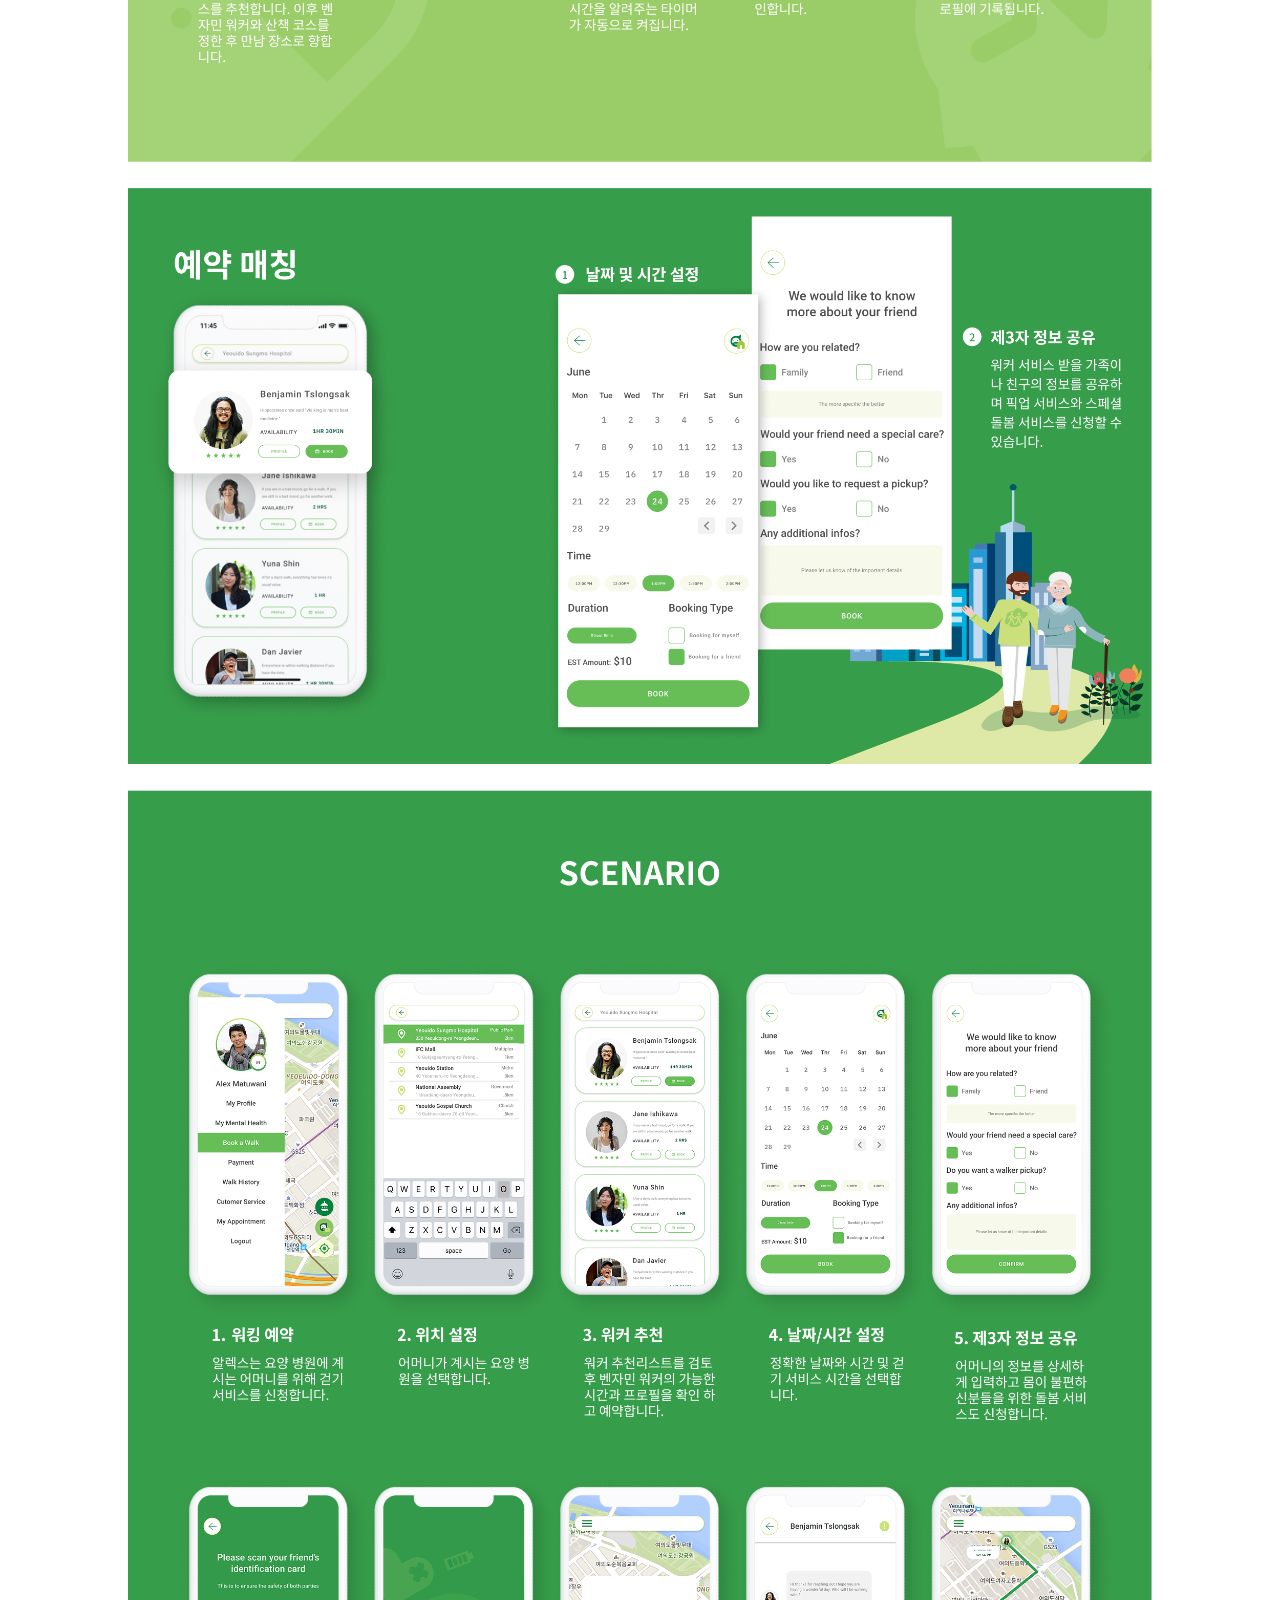
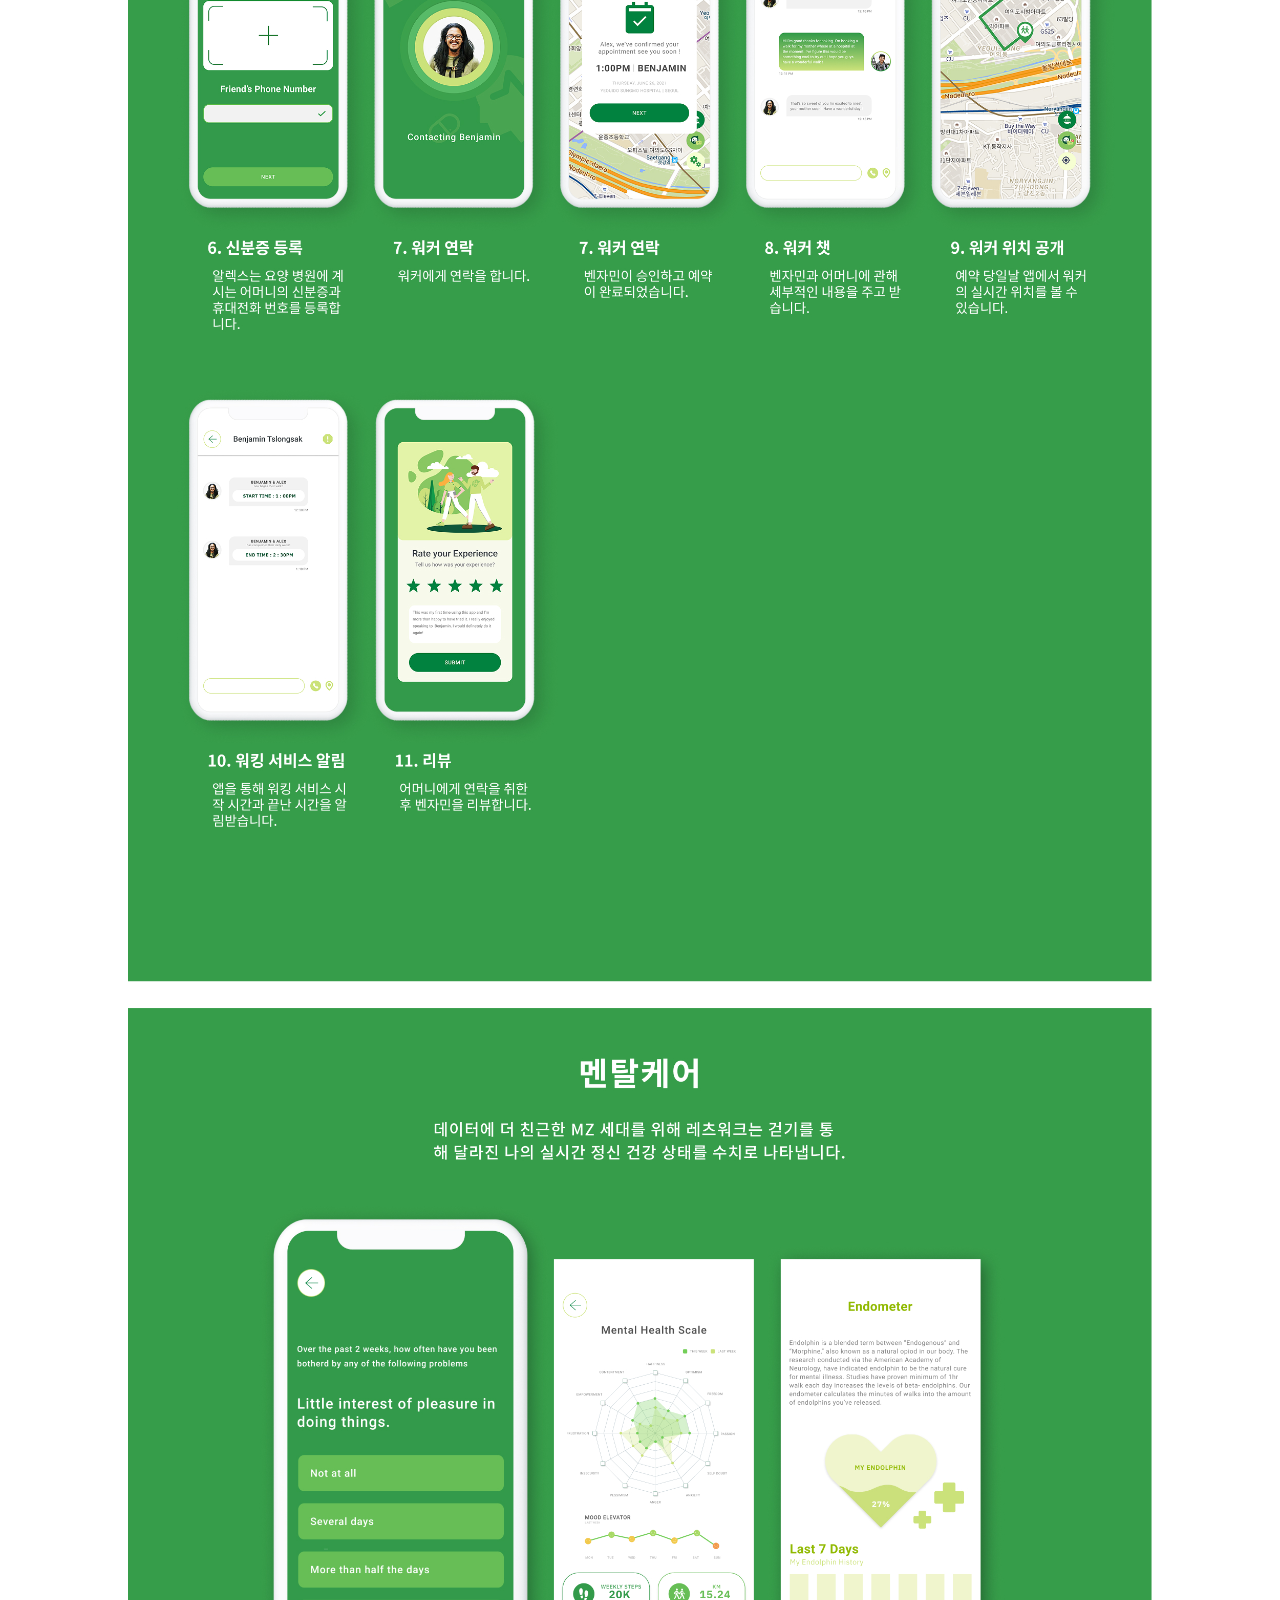
<file: letsWalk.html>
<!DOCTYPE html>
<html lang="en">
  <head>
    <meta charset="UTF-8" />
    <meta name="viewport" content="width=device-width, initial-scale=1.0" />
    <link rel="stylesheet" href="css/basic.css" />
    <link rel="stylesheet" href="css/letswalk.css" />
    <script src="js/jquery-3.5.1.min.js"></script>
    <script src="js/letsW.js"></script>
    <title>App Design</title>
  </head>
  <body>
    <button class="mainM"><span></span><span></span><span></span></button>
    <div class="Micon">
      <nav>
        <ul>
          <li class="onePage"><a href="index.html">Home</a></li>
          <!-- <li class="onePage"><a href="abtme.html">About Me</a></li> -->
          <li class="onePage"><a href="Web_Design.html">Web Design</a></li>
          <li class="onePage">
            <a href="#">App Design</a>
            <ul class="sub">
              <li><a href="letsWalk.html">Let's Walk</a></li>
              <li><a href="Billsplit.html">응 Pay</a></li>
            </ul>
          </li>
        </ul>
      </nav>
    </div>
    <div class="lwALK">
      <img src="images01/레츠워크.jpg" alt="Let's Walk App Design" />
    </div>
    <div class="fiGma">
      <h2>PROTOTYPE</h2>
      <iframe
        src="https://www.figma.com/embed?embed_host=share&url=https%3A%2F%2Fwww.figma.com%2Fproto%2FYWteFKd2yTh1vuSA9glboA%2FLet's-Walk-Prototype%3Ftype%3Ddesign%26node-id%3D1-8%26t%3DUtZlI5jZmhzV2F1M-1%26scaling%3Dmin-zoom%26page-id%3D0%253A1%26starting-point-node-id%3D1%253A8%26mode%3Ddesign"
        allowfullscreen
      ></iframe>
      <img src="images/background.png" alt="Background" />
    </div>
    <div class="reFlection">
      <h2>REFLECTION</h2>
      <p>
        이번 Let’s Walk 프로젝트를 통해 ‘디자인’이 단순히 예쁜 화면을 만드는
        일이 아니라, 사람의 불편함과 감정의 흐름을 깊이 있게 이해하고 해결하는
        과정이라는 걸 다시 한 번 느꼈습니다. 처음에는 “MZ 세대와 시니어 보호자
        세대의 걷기 매칭 서비스”라는 아이디어가 단순히 타깃을 나누는 일처럼
        느껴졌지만, 리서치와 사용자 여정 분석을 거치면서 세대마다 다른 UX 니즈와
        우선순위가 명확히 다름을 체감했습니다. 특히 보호자 플로우에서는 직접
        사용자가 아닌 제3자가 UX의 중심에 있다는 점에서 많은 고민을 했고, 이
        구조가 주는 복잡성과 신뢰 확보의 어려움을 해결하는 데 집중하게
        되었습니다.
      </p>
      <p>
        또한 이번 프로젝트에서는 실패 상황을 어떻게 복구할 것인지(Disruption
        Recovery), 감정 곡선을 어떻게 설계에 반영할 것인지, 어떤 피드백 루프가
        반복 사용을 유도하는지 등 평소 간과하기 쉬운 부분들을 구체적으로
        고민하며 설계했습니다. 이를 통해 사용자 경험을 보다 입체적으로 바라보는
        시야를 키울 수 있었습니다.무엇보다도, 완성된 UI보다 중요한 건 리서치
        기반 사고, 반복적인 문제 정의, 그리고 사용자 중심의 설계 태도라는 걸
        몸으로 익힐 수 있었던 프로젝트였습니다. 그리고 한 가지 분명히 느낀 것은,
        ‘예약 매칭’이라는 구조 자체가 사실 시니어 사용자가 직접 디지털 앱을
        사용하기 어렵다는 한계에서 출발한 임시방편이라는 점이었습니다. 근본적인
        문제 해결을 위해서는 보호자 대리 예약이 아닌, 시니어 본인이 자율적으로
        이용할 수 있는 인터페이스 설계가 필요하다고 생각하게 되었고, 그 대안 중
        하나가 VUI (Voice User Interface)였습니다.
      </p>
      <p>
        향후에는 보이스 기반 인터페이스를 활용한 시니어 친화적 웰니스 플랫폼을
        연구하고 싶다는 목표가 생겼습니다.  예를 들어, 시니어 사용자가 단순 음성
        명령으로 “산책 예약해줘”, “오늘 워커는 누구야?”, “걷기 시작해”라고
        말하는 것만으로도 전체 경험을 주도할 수 있게 된다면, 디지털 격차를
        뛰어넘어 보다 인간적이고 직관적인 UX를 제공할 수 있을 것이라 믿습니다.
        이 프로젝트는 나에게 단순한 과제가 아니라, 미래 사용자 경험에 대한
        고민의 출발점이었습니다.
      </p>
    </div>
    <div id="scrollToTopBtn">&#9650;</div>
  </body>
</html>
</file>
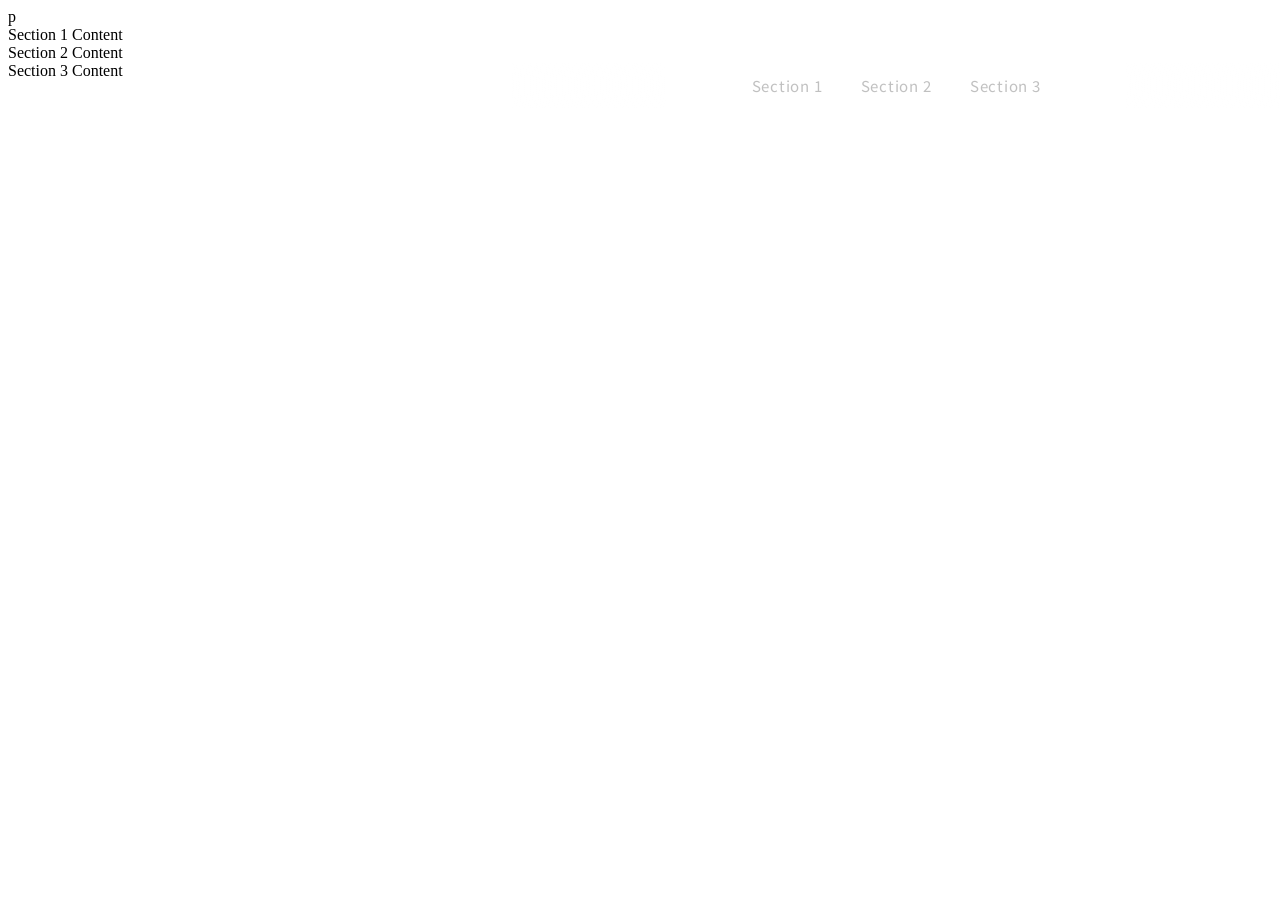
<file: menubar.html>
<!DOCTYPE html>
<html lang="en">
<head>
    <meta charset="UTF-8">
    <meta name="viewport" content="width=\, initial-scale=1.0">
    <title>Menu Bar</title>
    <link rel="stylesheet" href="css/style.css">
    <link rel="stylesheet" href="js/script.js">
    <script src="js/jquery-3.5.1.min.js"></script>
    <script src="js/script.js"></script>p
</head>
<body>
    <div id="menu">
        <a href="#section1" class="menu-item">Section 1</a>
        <a href="#section2" class="menu-item">Section 2</a>
        <a href="#section3" class="menu-item">Section 3</a>
    </div>

    <div id="section1" class="section">Section 1 Content</div>
    <div id="section2" class="section">Section 2 Content</div>
    <div id="section3" class="section">Section 3 Content</div>
</body>
</html>
</file>
<file: css/basic.css>
@charset "utf-8";
@import url('https://fonts.googleapis.com/css2?family=Noto+Sans+KR:wght@300;400;500;700;900&display=swap');
/* font-family: 'Noto Sans KR', sans-serif; */

*{
    margin: 0;
    padding: 0;
}
body{
    line-height: 1;
    font-family: 'Noto Sans KR', sans-serif;
 /*    font-weight: 300; */
    color: #232323;
}
h1, h2, h3, h4, h5, h6{
    font-size: 100%;
    font-weight: normal;
}
ol, ul{
    list-style:none;
}
a{
    text-decoration: none;
    color: #232323;
}
img{
    vertical-align: top;
}
.clear::before, .clear::after{
    content: "";
    display: block;
    clear: both; 
}
</file>
<file: css/dutchP.css>
@charset "utf-8";
@charset "utf-8";
@import url('https://fonts.googleapis.com/css2?family=Cabin+Sketch:wght@400;700&display=swap');
@import url('https://fonts.googleapis.com/css2?family=Patrick+Hand&display=swap');
@import url('https://fonts.googleapis.com/css2?family=Roboto:wght@100;300;400;500&display=swap');
/* ***********************************MAIN PAGE COMMON****************************** */

/* **********************************Micon Menu************************************ */

.Micon{
    /*  width: 100%;
     height:100vh; */
     position: fixed;
     top: 0;
     left: 0;
     right: 0;
     width: 100%;
     height: 100%;
     background: rgba(0,0,0,0.5);
     transition: 1s;
     opacity: 0;
     z-index: 10;
  } 
  .Micon.active{
      opacity: 1;
      height: 100vh;
     
  }
  .Micon nav{
     position: absolute;
      top: 50%;
      left: 50%;
      transform: translate(-50%, -50%);
      width: 30%;
      height: 30rem;
      display: flex;
      justify-content: center;
      align-items: center;
      line-height: 3;
      text-align: center;  
      z-index: 1000000;
      font-family: "cabinsketch";
  }
  .Micon .onePage>a{
     color: black;
    /*  padding: .5rem 2rem; */
     display: block;
     width: 15rem;
     letter-spacing: .25rem;
     font-family: "cabinsketch";
     border-radius: 255px 15px 225px 15px/15px 225px 15px 255px;
     border: 2px solid black;
     position: relative;
     background: orange;
     margin: 1rem;
 }   
 
 .Micon .Sec>li{
     z-index: -3;
     display: block;
     background: #fff;
     margin: 0 auto;
     width: 13rem;
    font-size: .8rem;
    font-family: 'Cabin Sketch', cursive;
 }
 .Micon .Sec>li:hover{
     background: #296dac;
     color: #fff;
     cursor: pointer;
 }
 .Micon .Sec>li>a{
     color: black;
 }
 .Micon .Sec>li:hover a{
     color: #fff;
     font-weight: 600;
 }
 .onePage .sub{
     margin: 0 auto;
     width: 15rem;
     background: rgb(241, 241, 241);
     border: 1px solid black;
     border-radius: 255px 15px 225px 15px/15px 225px 15px 255px;
 }
 .onePage .sub>li:hover{
     background: #ff9f2d;
     border: 1px solid black;
     border-radius: 255px 15px 225px 15px/15px 225px 15px 255px;
 }
 .onePage .sub:hover{
     border: none;
 }
 .onePage .sub>li:hover a{
     font-weight: bold;
     color: white;
 }
 
 
 /* **********************************Micon Menu Span************************************ */
 .mainM{
     position: fixed;
     left: 2rem;
     top: 8%;
     width: 2rem;
     height: 2rem;
     outline: none;
     background: none;
     border: none;
     cursor: pointer;
     z-index: 11;
 }
 
 .mainM span{
     width: 2rem;
     height: .25rem;
     background: rgb(80, 135, 151);
     display: flex;
     flex-direction: column;
     justify-content: space-between;
     border-radius: .3rem;
     margin: .4rem 0;
     transition: .5s;
 }
 .mainM:hover span{
     background: #ff9f2d;
 }
 
 /* .mainM:hover span:nth-child(1), */ .mainM.active span:nth-child(1){
    position: absolute;
    top: 25%;
     transform: translate(-50%, -50%);
     transform: rotate(-45deg);
     width: 2rem;
     height: .3rem;
     background: rgb(80, 135, 151);
     border-radius: .3rem;
     box-shadow: 0 0 2px rgba(0,0,0,0.8); 
 }
 /* .mainM:hover span:nth-child(2), */ .mainM.active span:nth-child(2){
     display: none;
 }
 /* .mainM:hover span:nth-child(3),  */.mainM.active span:nth-child(3){
     position: absolute;
     top: 25%;
     transform: translate(-50%, -50%);
     transform: rotate(45deg);
     width: 2rem;
     height: .3rem;
     background: rgb(80, 135, 151);
     border-radius: .3rem;
     box-shadow: 0 0 2px rgba(0,0,0,0.3); 
 }
 
 
 .webDesign img{
     width: 100%;
     margin: 0;
     padding: 0;
     height: auto;
   }
 
   /* ******************************** Scroll Button ****************************************** */
 #scrollToTopBtn {
     display: none;
     position: fixed;
     bottom: 20px;
     right: 20px;
     width: 40px;
     height: 40px;
     color: rgb(80, 135, 151);
     font-size: 30px;
     border: none;
     cursor: pointer;
     border-radius: 5px;
     text-align: center;
     line-height: 40px;
     z-index: 1000;
 }
 
.dutchPay img{
    width: 70%;
    display: flex;
    margin: 0 auto;
    padding: 0;
    height: auto;
  }
    /* ******************************** Prototype ****************************************** */
    h1{
        font-size: 3em;
        font-weight: 500;
        font-family: 'Roboto', sans-serif;
        letter-spacing: .03em;
        color: rgb(51, 51, 51);
        text-align: center;
       /*  margin: 7% 0; */
    }
    .siZer{
        width: 60%;
    }
    .proWrap{
        width: 100%;
        display: flex;
    }
    .proto{
        font-family: 'Roboto', sans-serif;
        letter-spacing: .05em;
        width: 100%;
        height: 1200px;
        display: flex;
        justify-content: center;
        align-items: center;
        border: none;
    }
    .proto iframe{
        z-index: 100000000000;
        width: 100%;
        height: 900px; 
        position: relative;  
        border: none;
    }
    .left{
        width: 50%;
        height: 100%;
        display: flex;
        flex-direction: column;
        justify-content: center;
        align-items: center;
    }
    .right{
        width: 50%;
        height: 100%;
        display: flex;
        flex-direction: column;
        justify-content: center;
        align-items: center;
    }
   
    .proto h2{
        text-align: center;
        font-size: 30px;
        font-weight: 300;
        margin-bottom: 5%;
        color: rgb(74, 125, 140);
    }
    .right{
        width: 50%;
    }

        /* ******************************** Reflection ****************************************** */
        .reFlection{
            width: 100%;
            height: 600px;
        }
        .reFlection p{
            font-family: 'Roboto', sans-serif;
            width: 70%;
            margin: 0 auto;
            padding-top: 2%;
            font-size: 20px;
            font-weight: 200;
            line-height: 1.5;
        }

        /* ******************************** Aspiration ****************************************** */
        .asPiration{
            width: 100%;
            height: 500px;
        }
        .asPiration p{
            font-family: 'Roboto', sans-serif;
            width: 70%;
            margin: 0 auto;
            padding-top: 2%;
            font-size: 28px;
            font-weight: 200;
            line-height: 1.5;
        }
        @media screen and (max-width: 1024px){
            h1{
                font-size: 1.6em;
                font-weight: 500;
            }
            .siZer{
                width: 60%;
            }  
            .proto h2{
                font-size: 20px;
            }
            .proto iframe{
                z-index: 100000000000;
                width: 100%;
                height: 700px; 
                position: relative;  
                border: none;
            }
            .left{
                width: 50%;
                height: 100%;
                display: flex;
                flex-direction: column;
                justify-content: center;
                align-items: center;
            }
            .right{
                width: 50%;
                height: 100%;
                display: flex;
                flex-direction: column;
                justify-content: center;
                align-items: center;
            }
        /* ******************************** Reflection ****************************************** */
        .reFlection{
            width: 100%;
            height: 400px;
        }
        .reFlection p{
            font-family: 'Roboto', sans-serif;
            width: 80%;
            margin: 0 auto;
            padding-top: 2%;
            font-size: 14px;
            font-weight: 200;
            line-height: 1.5;
        }
        /* ******************************** Aspiration ****************************************** */

        .asPiration{
            width: 100%;
            height: 450px;
        }
        .asPiration p{
            font-family: 'Roboto', sans-serif;
            width: 80%;
            margin: 0 auto;
            padding-top: 2%;
            font-size: 20px;
            font-weight: 200;
            line-height: 1.5;
        }
        }
        @media screen and (max-width: 768px){
            .proto{
                height: 800px;
            }
            h1{
                font-size: 2em;
            }
            .proto h2{
                font-size: 25px;
            }
            .proto iframe{
                z-index: 100000000000;
                width: 100%;
                height: 500px; 
                border: 1px solid red;
                position: relative;  
                border: none;
            }
             /* ******************************** Reflection ****************************************** */
        .reFlection{
            width: 100%;
            height: 350px;
        }
        .reFlection p{
            font-size: 13px;
        }
         /* ******************************** Aspiration ****************************************** */
         .asPiration{
            width: 100%;
            height: 400px;
        }
        .asPiration p{
            font-family: 'Roboto', sans-serif;
            width: 80%;
            margin: 0 auto;
            padding-top: 2%;
            font-size: 13px;
            font-weight: 200;
            line-height: 1.5;
        }
        }
</file>
<file: css/certify.css>
@charset "utf-8";
@import url('https://fonts.googleapis.com/css2?family=Noto+Sans+KR:wght@300;400;500;700;900&display=swap');


body{

    position: relative;
}
/* font-family: 'Noto Sans KR', sans-serif; */

*{
    margin: 0;
    padding: 0;
}
body{
    line-height: 1;
    font-family: 'Noto Sans KR', sans-serif;
 /*    font-weight: 300; */
    color: #232323;
}
h1, h2, h3, h4, h5, h6{
    font-size: 100%;
    font-weight: normal;
}
ol, ul{
    list-style:none;
}
a{
    text-decoration: none;
    color: #232323;
}
img{
    vertical-align: top;
}
.clear::before, .clear::after{
    content: "";
    display: block;
    clear: both; 
}
.overlay {
    display: none;
    position: fixed;
    top: 0;
    left: 0;
    width: 100%;
    height: 100%;
    background-color: rgba(0, 0, 0, 0.7); 
    z-index: 10; 
}
.cerTification{
    z-index: 20;
    position: absolute;
    width: 40%;
    height: 60%;
    top: 50%;
    left: 50%;
    transform: translate(-50%,-50%);
    background: white;
    border-radius: 7%;
    box-shadow: 0 4px 10px rgba(0, 0, 0, 0.1);
    display: none;
 }
 .cerTification img{
    width: 6%;
    position: absolute;
    right: 3%;
    top: 3%;
    cursor: pointer;
 }
 .cerTification h4{
    text-align: center;
    margin-top: 20%;
    margin-bottom: 5%;
    font-size: 30px;
    font-weight: 500;
    color: rgb(79,79,79);
 }
 .cerTification p{
    width: 80%;
    margin-top: 10%;
    margin: auto;
    font-size: 20px;
    line-height: 1.5;
    font-family: 'Noto Sans KR', sans-serif;
    font-weight: 300;
 }
</file>
<file: css/ccompletion.css>
@charset "utf-8";
@import url('https://fonts.googleapis.com/css2?family=Noto+Sans+KR:wght@300;400;500;700;900&display=swap');


body{

    position: relative;
}
/* font-family: 'Noto Sans KR', sans-serif; */

*{
    margin: 0;
    padding: 0;
}
body{
    line-height: 1;
    font-family: 'Noto Sans KR', sans-serif;
 /*    font-weight: 300; */
    color: #232323;
}
h1, h2, h3, h4, h5, h6{
    font-size: 100%;
    font-weight: normal;
}
ol, ul{
    list-style:none;
}
a{
    text-decoration: none;
    color: #232323;
}
img{
    vertical-align: top;
}
.clear::before, .clear::after{
    content: "";
    display: block;
    clear: both; 
}
.overlay {
    display: none;
    position: fixed;
    top: 0;
    left: 0;
    width: 100%;
    height: 100%;
    background-color: rgba(0, 0, 0, 0.7); 
    z-index: 10; 
}
.cerTification{
    z-index: 20;
    position: absolute;
    width: 40%;
    height: 60%;
    top: 50%;
    left: 50%;
    transform: translate(-50%,-50%);
    background: white;
    border-radius: 7%;
    box-shadow: 0 4px 10px rgba(0, 0, 0, 0.1);
    display: none;
 }
 .cerTification img{
    width: 6%;
    position: absolute;
    right: 3%;
    top: 3%;
    cursor: pointer;
 }
 .cerTification h4{
    text-align: center;
    margin-top: 20%;
    margin-bottom: 5%;
    font-size: 30px;
    font-weight: 500;
    color: rgb(79,79,79);
 }
 .cerTification p{
    width: 80%;
    margin-top: 10%;
    margin: auto;
    font-size: 20px;
    line-height: 1.5;
    font-family: 'Noto Sans KR', sans-serif;
    font-weight: 300;
 }
</file>
<file: css/letswalk.css>
@charset "utf-8";
@charset "utf-8";
@import url('https://fonts.googleapis.com/css2?family=Cabin+Sketch:wght@400;700&display=swap');
@import url('https://fonts.googleapis.com/css2?family=Patrick+Hand&display=swap');
@import url('https://fonts.googleapis.com/css2?family=Roboto:wght@100;300;400;500&display=swap');
/* ***********************************MAIN PAGE COMMON****************************** */



/* **********************************Micon Menu************************************ */

.Micon{
    /*  width: 100%;
     height:100vh; */
     position: fixed;
     top: 0;
     left: 0;
     right: 0;
     width: 100%;
     height: 100%;
     background: rgba(0,0,0,0.5);
     transition: 1s;
     opacity: 0;
     z-index: 10000;
  } 
  .Micon.active{
      opacity: 1;
      height: 100vh;
     
  }
  .Micon nav{
     position: absolute;
      top: 50%;
      left: 50%;
      transform: translate(-50%, -50%);
      width: 30%;
      height: 30rem;
      display: flex;
      justify-content: center;
      align-items: center;
      line-height: 3;
      text-align: center;  
      z-index: 1000000;
      font-family: "cabinsketch";
  }
  .Micon .onePage>a{
     color: black;
    /*  padding: .5rem 2rem; */
     display: block;
     width: 15rem;
     letter-spacing: .25rem;
     font-family: "cabinsketch";
     border-radius: 255px 15px 225px 15px/15px 225px 15px 255px;
     border: 2px solid black;
     position: relative;
     background: orange;
     margin: 1rem;
 }   
 
 .Micon .Sec>li{
     z-index: -3;
     display: block;
     background: #fff;
     margin: 0 auto;
     width: 13rem;
    font-size: .8rem;
    font-family: 'Cabin Sketch', cursive;
 }
 .Micon .Sec>li:hover{
     background: #296dac;
     color: #fff;
     cursor: pointer;
 }
 .Micon .Sec>li>a{
     color: black;
 }
 .Micon .Sec>li:hover a{
     color: #fff;
     font-weight: 600;
 }
 .onePage .sub{
     margin: 0 auto;
     width: 15rem;
     background: rgb(241, 241, 241);
     border: 1px solid black;
     border-radius: 255px 15px 225px 15px/15px 225px 15px 255px;
 }
 .onePage .sub>li:hover{
     background: #ff9f2d;
     border: 1px solid black;
     border-radius: 255px 15px 225px 15px/15px 225px 15px 255px;
 }
 .onePage .sub:hover{
     border: none;
 }
 .onePage .sub>li:hover a{
     font-weight: bold;
     color: white;
 }
 
 
 /* **********************************Micon Menu Span************************************ */
 .mainM{
     position: fixed;
     left: 2rem;
     top: 8%;
     width: 2rem;
     height: 2rem;
     outline: none;
     background: none;
     border: none;
     cursor: pointer;
     z-index: 11111;
 }
 
 .mainM span{
     width: 2rem;
     height: .25rem;
     background: rgb(37, 149, 59);
     display: flex;
     flex-direction: column;
     justify-content: space-between;
     border-radius: .3rem;
     margin: .4rem 0;
     transition: .5s;
 }
 .mainM:hover span{
     background: #ff9f2d;
 }
 
 /* .mainM:hover span:nth-child(1), */ .mainM.active span:nth-child(1){
    position: absolute;
    top: 25%;
     transform: translate(-50%, -50%);
     transform: rotate(-45deg);
     width: 2rem;
     height: .3rem;
     background: rgb(37, 149, 59);
     border-radius: .3rem;
     box-shadow: 0 0 2px rgba(0,0,0,0.8); 
 }
 /* .mainM:hover span:nth-child(2), */ .mainM.active span:nth-child(2){
     display: none;
 }
 /* .mainM:hover span:nth-child(3),  */.mainM.active span:nth-child(3){
     position: absolute;
     top: 25%;
     transform: translate(-50%, -50%);
     transform: rotate(45deg);
     width: 2rem;
     height: .3rem; 
     background: rgb(37, 149, 59);               
     border-radius: .3rem;       
     box-shadow: 0 0 2px rgba(0,0,0,0.3); 
 }
 
 
   /* ******************************** Scroll Button ****************************************** */
 #scrollToTopBtn {
     display: none;
     position: fixed;
     bottom: 20px;
     right: 20px;
     width: 40px;
     height: 40px;
     color: rgb(37, 149, 59);
     font-size: 30px;
     border: none;
     cursor: pointer;
     border-radius: 5px;
     text-align: center;
     line-height: 40px;
     z-index: 10000000;
 }
.lwALK img{
    width: 80%;
    display: flex;
    margin: 0 auto;
    padding: 0;
    height: auto;
  }
    /* ******************************** Iframe ****************************************** */
    .fiGma{
        margin: .5% 0;
        background: rgb(54, 157, 74);
        width: 80%;
        margin: 0 auto;
        position: relative;
        height: 1200px;
    }
    .fiGma iframe{
        position: absolute;
        top: 55%;
        left: 50%;
        transform: translate(-50%, -50%);
        cursor: pointer;
        width: 60%;
        height: 900px;
        z-index: 100000;
        border: none;

    }
    .fiGma img{
        width: 100%;
        position: absolute;
        bottom: 0;
        left: 0;
        right: 0;
    }
    .fiGma h2{
        font-family: 'Roboto', sans-serif;
        font-weight: bold;
        font-size: 2.7em;
        letter-spacing: .1em;
        text-align: center;
        color: white;
        padding: 5% 0;
    }
        /* ******************************** Reflection ****************************************** */
    .reFlection{
        width: 100%;
        height: 600px;

    }
    .reFlection h2{
        font-family: 'Roboto', sans-serif;
        font-weight: 400;
        font-size: 2.7em;
        letter-spacing: .1em;
        text-align: center;
        margin: 5% 0;
        color: rgb(51, 51, 51);
    }
    .reFlection p:nth-of-type(1){
        margin-top: 0;
        padding-top: 0;
    }
    .reFlection p{
        font-family: 'Roboto', sans-serif;
        width: 65%;
        margin: auto;
        padding: 1% 0;
        font-size: 20px;
        line-height: 1.4;
        font-weight: 300;
    }

    @media screen and (max-width: 1024px) {
   
        
        .Micon nav ul>li {
            width: 100%; /* Adjust width */
        }
    
        .fiGma{
            height: 1000px;
        }
    
        .fiGma iframe {
            width: 40%; /* Adjust iframe width */
            height: 700px; /* Adjust iframe height */
        }
        .reFlection{
            height: 600px;
        }
        .reFlection p{
            font-size: 16px;
        }
        .reFlection h2, .fiGma h2{
            font-size: 1.5em;
        }
    }
    @media screen and (max-width: 768px) {
        .lwALK img{
            width: 100%;
            display: flex;
            margin: 0 auto;
            padding: 0;
            height: auto;
          }
          .fiGma{
            margin: .5% 0;
            background: rgb(54, 157, 74);
            width: 100%;
            margin: 0 auto;
            position: relative;
            height: 1000px;
        }
       
        .fiGma iframe{
            position: absolute;
            top: 45%;
            left: 50%;
            transform: translate(-50%, -50%);
            cursor: pointer;
            width: 60%;
            height: 900px;
            z-index: 100000;
            border: none;
    
        }
        .mainM span {
            width: 1.5rem; /* Smaller menu button */
        }
        
        .fiGma iframe {
            width: 40%; /* Adjust iframe width for smaller screens */
            height: 600px; /* Adjust iframe height */
        }
        .reFlection{
            height: 350px;
        }
    
        .fiGma h2 {
            font-size: 1.4rem; /* Smaller heading size */
        }
    
        .reFlection h2 {
            font-size: 1.4rem; /* Smaller heading size */
        }
    
        .reFlection p {
            font-size: .7rem; /* Smaller paragraph text */
        }
    }
</file>
<file: css/style.css>
@charset "utf-8";
@import url('https://fonts.googleapis.com/css2?family=Noto+Sans+KR:wght@100;200;300;400;500&family=Roboto:wght@100;300;400;500&display=swap');
#menu {
    position: fixed;
    top: 7%;
    right: 0;
    width: 18%;
    height: 5%;
    transform-origin: right top;
    width: 60%;
    display: flex;
    justify-content: center;
    align-items: center;
    background: radial-gradient(circle, rgba(255, 255, 255, 2) 60%, rgba(255, 255, 255, 0) 100%);
    z-index: 1000;
}
.hide-menu {
    display: none;
}
#menu a{
    text-decoration: none;
    cursor: pointer;
    font-family: 'Noto Sans KR', sans-serif;
    letter-spacing: .05em;
    font-size: 15px;
}
.hide-menu{
    display: none;
}
.menu-item {
/*     border: 1px solid red; */
    padding: 0 2.5%;
    cursor: pointer;
    display: block;
    margin: 10px 0;
    opacity: 0.3;
    transition: opacity 0.3s, color 0.3s, font-weight 0.3s; 
    color: #333; 
    font-weight: normal; 
}

.menu-item.active {
    transform: scale(1.1);
    transition: .3s;
    font-size: large;
    opacity: 1;
    color: black;
    font-weight: bold;
}
.secWrap{
    position: absolute;
    width: 100%;
    height: 100vh;
}
.section {
    display: flex;
    flex-direction: column;
    width: 100%;
}
.section:first-child{
    height: 150%;
    
}
.section:nth-child(2){
    height: 150%;
}
.section:nth-child(3){
    height: 170%;
}
.section:nth-child(4){
    height: 100%;
    
}
.section:nth-child(5){
    height: 120%;
}

@media screen and (max-width: 1024px){

   .section{
    display: none;
   } 
   .eMail{
    margin: 20% 0;
 }

}
@media screen and (max-width: 768px){
    .section{
        display: none;
    }
    
}
</file>
